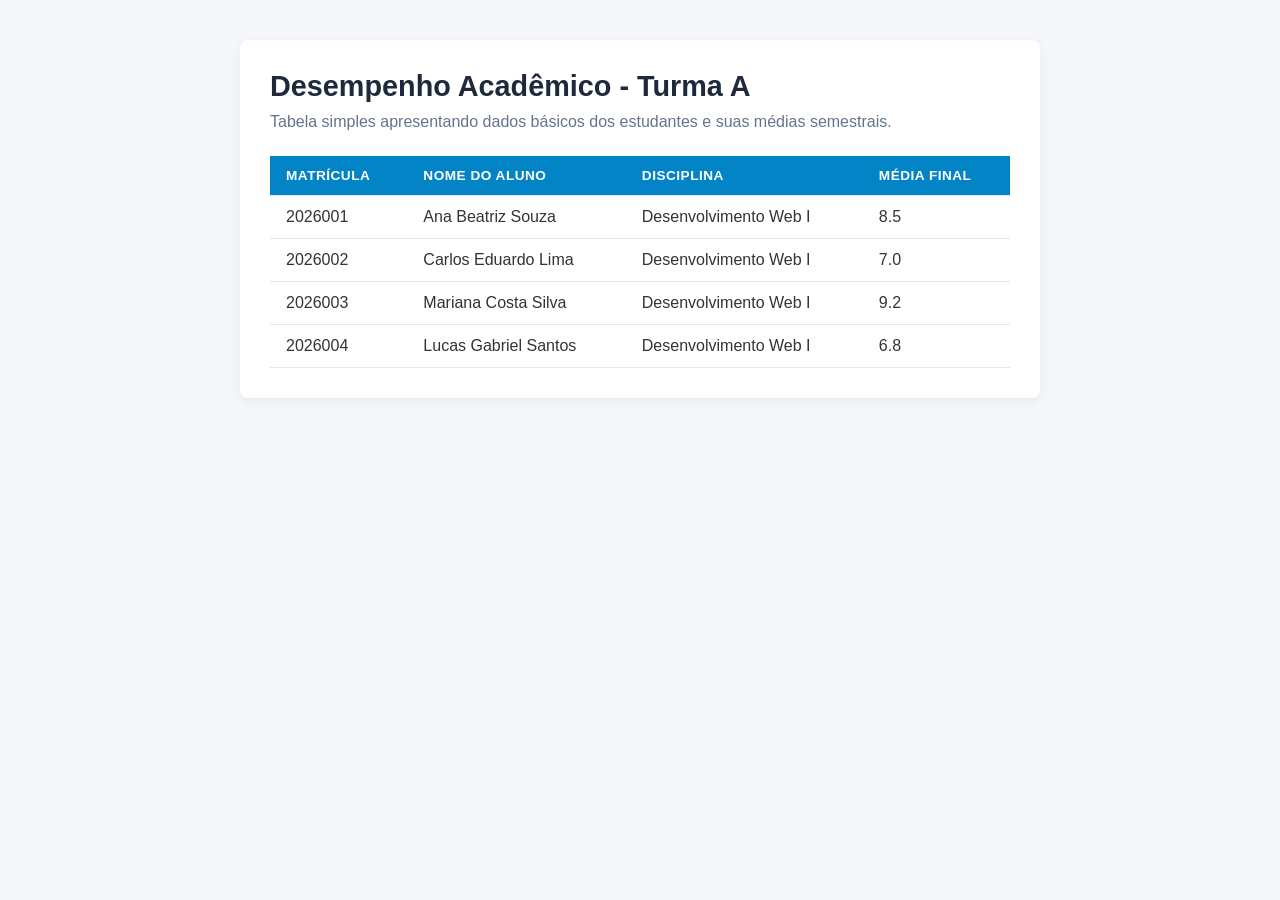
<file: 1MODULO/PW_1/ConteudosPassadosPeloProfessor/projeto-01-tabela-basica/index.html>
<!DOCTYPE html>
<html lang="pt-BR">
<head>
    <!-- Define o conjunto de caracteres como UTF-8 para suportar acentuação -->
    <meta charset="UTF-8">
    <!-- Torna a página responsiva para diferentes tamanhos de tela -->
    <meta name="viewport" content="width=device-width, initial-scale=1.0">
    <!-- Título exibido na aba do navegador -->
    <title>Projeto 1 - Tabela Básica de Alunos</title>
    <!-- Vincula a folha de estilos externa CSS -->
    <link rel="stylesheet" href="style.css">
</head>
<body>

    <!-- Contêiner principal para centralização e espaçamento do conteúdo -->
    <main class="container">
        <!-- Título principal da página -->
        <h1>Desempenho Acadêmico - Turma A</h1>
        <p>Tabela simples apresentando dados básicos dos estudantes e suas médias semestrais.</p>

        <!-- Elemento estrutural para tabelas de dados -->
        <table class="tabela-basica">
            <!-- Cabeçalho da tabela contendo os títulos das colunas -->
            <thead>
                <tr>
                    <!-- Célula de cabeçalho (th) com texto em negrito por padrão -->
                    <th>Matrícula</th>
                    <th>Nome do Aluno</th>
                    <th>Disciplina</th>
                    <th>Média Final</th>
                </tr>
            </thead>
            <!-- Corpo da tabela contendo as linhas de dados -->
            <tbody>
                <!-- Linha da tabela (tr) -->
                <tr>
                    <!-- Célula de dados padrão (td) -->
                    <td>2026001</td>
                    <td>Ana Beatriz Souza</td>
                    <td>Desenvolvimento Web I</td>
                    <td>8.5</td>
                </tr>
                <tr>
                    <td>2026002</td>
                    <td>Carlos Eduardo Lima</td>
                    <td>Desenvolvimento Web I</td>
                    <td>7.0</td>
                </tr>
                <tr>
                    <td>2026003</td>
                    <td>Mariana Costa Silva</td>
                    <td>Desenvolvimento Web I</td>
                    <td>9.2</td>
                </tr>
                <tr>
                    <td>2026004</td>
                    <td>Lucas Gabriel Santos</td>
                    <td>Desenvolvimento Web I</td>
                    <td>6.8</td>
                </tr>
            </tbody>
        </table>
    </main>

</body>
</html>
</file>
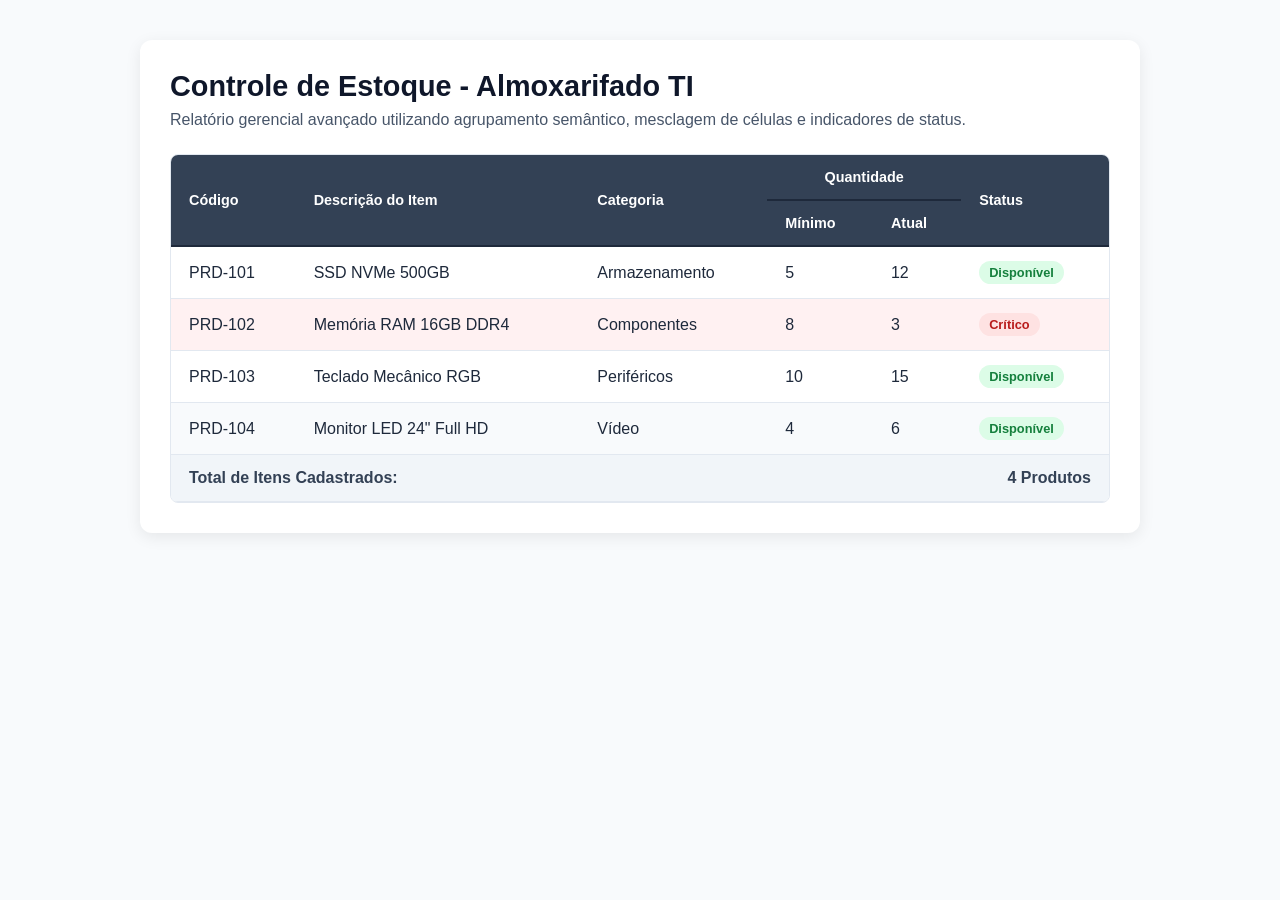
<file: 1MODULO/PW_1/ConteudosPassadosPeloProfessor/projeto-02-tabela-intermediaria/index.html>
<!DOCTYPE html>
<html lang="pt-BR">
<head>
    <meta charset="UTF-8">
    <meta name="viewport" content="width=device-width, initial-scale=1.0">
    <title>Projeto 2 - Controle de Estoque e Relatório</title>
    <link rel="stylesheet" href="style.css">
</head>
<body>

    <main class="container">
        <h1>Controle de Estoque - Almoxarifado TI</h1>
        <p>Relatório gerencial avançado utilizando agrupamento semântico, mesclagem de células e indicadores de status.</p>

        <!-- Contêiner responsivo para rolagem horizontal em telas pequenas -->
        <div class="table-responsive">
            <table class="tabela-intermediaria">
                <!-- Cabeçalho semântico da tabela -->
                <thead>
                    <tr>
                        <th rowspan="2">Código</th>
                        <th rowspan="2">Descrição do Item</th>
                        <th rowspan="2">Categoria</th>
                        <th colspan="2" class="text-center">Quantidade</th>
                        <th rowspan="2">Status</th>
                    </tr>
                    <tr>
                        <th>Mínimo</th>
                        <th>Atual</th>
                    </tr>
                </thead>

                <!-- Corpo da tabela contendo os registros de estoque -->
                <tbody>
                    <tr>
                        <td>PRD-101</td>
                        <td>SSD NVMe 500GB</td>
                        <td>Armazenamento</td>
                        <td>5</td>
                        <td>12</td>
                        <td><span class="badge disponivel">Disponível</span></td>
                    </tr>
                    <tr class="destaque-alerta">
                        <td>PRD-102</td>
                        <td>Memória RAM 16GB DDR4</td>
                        <td>Componentes</td>
                        <td>8</td>
                        <td>3</td>
                        <td><span class="badge critico">Crítico</span></td>
                    </tr>
                    <tr>
                        <td>PRD-103</td>
                        <td>Teclado Mecânico RGB</td>
                        <td>Periféricos</td>
                        <td>10</td>
                        <td>15</td>
                        <td><span class="badge disponivel">Disponível</span></td>
                    </tr>
                    <tr>
                        <td>PRD-104</td>
                        <td>Monitor LED 24" Full HD</td>
                        <td>Vídeo</td>
                        <td>4</td>
                        <td>6</td>
                        <td><span class="badge disponivel">Disponível</span></td>
                    </tr>
                </tbody>

                <!-- Rodapé semântico da tabela para sumários ou totais -->
                <tfoot>
                    <tr>
                        <!-- Utiliza colspan para mesclar colunas e alinhar o texto do rodapé -->
                        <td colspan="3">Total de Itens Cadastrados:</td>
                        <td colspan="3" class="text-right"><strong>4 Produtos</strong></td>
                    </tr>
                </tfoot>
            </table>
        </div>
    </main>

</body>
</html>
</file>
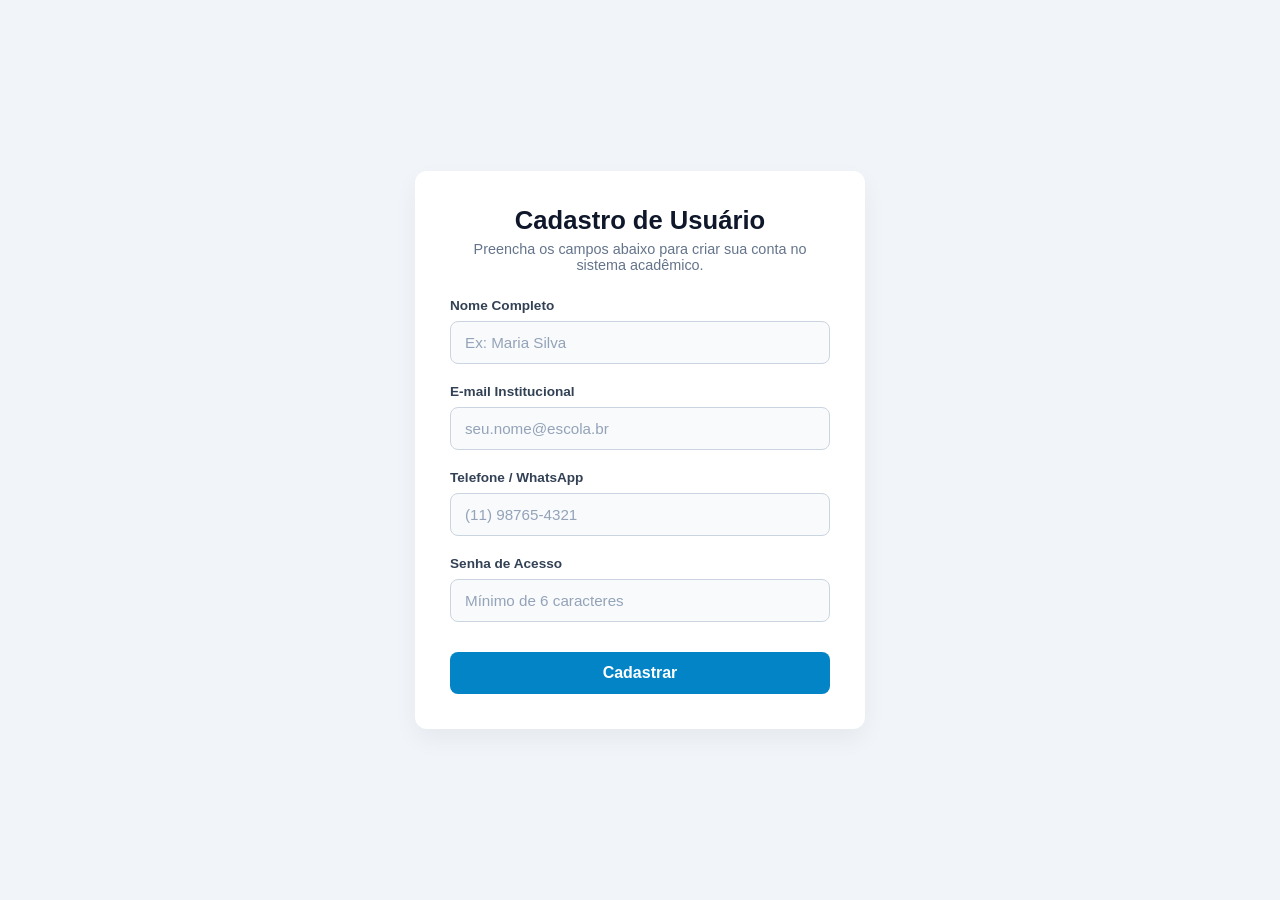
<file: 1MODULO/PW_1/ConteudosPassadosPeloProfessor/projeto-03-formulario-basico/index.html>
<!DOCTYPE html>
<html lang="pt-BR">
<head>
    <meta charset="UTF-8">
    <meta name="viewport" content="width=device-width, initial-scale=1.0">
    <title>Projeto 3 - Formulário Básico de Cadastro</title>
    <link rel="stylesheet" href="style.css">
</head>
<body>

    <main class="container">
        <!-- Cabeçalho do formulário -->
        <div class="form-header">
            <h1>Cadastro de Usuário</h1>
            <p>Preencha os campos abaixo para criar sua conta no sistema acadêmico.</p>
        </div>

        <!-- Elemento form encapsulando os controles de entrada -->
        <form action="#" method="POST" class="form-basico">
            
            <!-- Grupo de campo para Nome -->
            <div class="form-group">
                <label for="nome">Nome Completo</label>
                <!-- Input do tipo texto com preenchimento obrigatório (required) e texto explicativo (placeholder) -->
                <input type="text" id="nome" name="nome" placeholder="Ex: Maria Silva" required>
            </div>

            <!-- Grupo de campo para E-mail -->
            <div class="form-group">
                <label for="email">E-mail Institucional</label>
                <!-- Input do tipo email, validando nativamente o formato do endereço -->
                <input type="email" id="email" name="email" placeholder="seu.nome@escola.br" required>
            </div>

            <!-- Grupo de campo para Telefone -->
            <div class="form-group">
                <label for="telefone">Telefone / WhatsApp</label>
                <!-- Input do tipo tel para dispositivos móveis exibirem o teclado numérico adequado -->
                <input type="tel" id="telefone" name="telefone" placeholder="(11) 98765-4321" required>
            </div>

            <!-- Grupo de campo para Senha -->
            <div class="form-group">
                <label for="senha">Senha de Acesso</label>
                <!-- Input do tipo password ocultando os caracteres digitados -->
                <input type="password" id="senha" name="senha" placeholder="Mínimo de 6 caracteres" minlength="6" required>
            </div>

            <!-- Botão de submissão do formulário -->
            <button type="submit" class="btn-submit">Cadastrar</button>

        </form>
    </main>

</body>
</html>
</file>
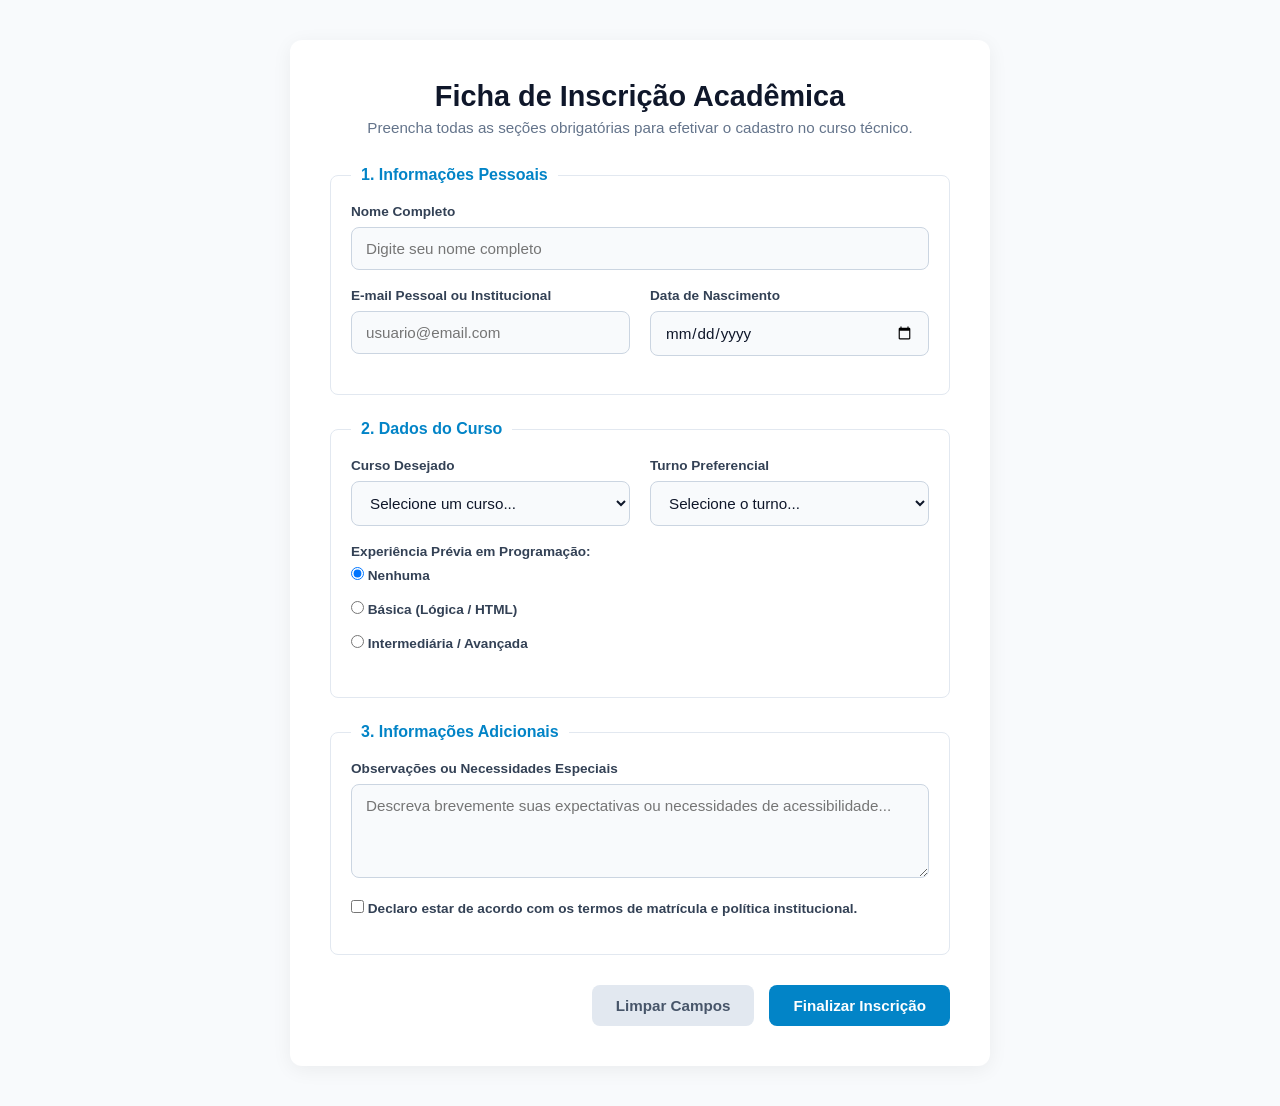
<file: 1MODULO/PW_1/ConteudosPassadosPeloProfessor/projeto-04-formulario-intermediario/index.html>
<!DOCTYPE html>
<html lang="pt-BR">
<head>
    <meta charset="UTF-8">
    <meta name="viewport" content="width=device-width, initial-scale=1.0">
    <title>Projeto 4 - Cadastro Completo de Aluno</title>
    <link rel="stylesheet" href="style.css">
</head>
<body>

    <main class="container">
        <div class="form-header">
            <h1>Ficha de Inscrição Acadêmica</h1>
            <p>Preencha todas as seções obrigatórias para efetivar o cadastro no curso técnico.</p>
        </div>

        <form action="#" method="POST" class="form-intermediario">
            
            <!-- Grupo Visual 1: Dados Pessoais -->
            <fieldset class="form-fieldset">
                <legend>1. Informações Pessoais</legend>

                <div class="form-group">
                    <label for="nome-completo">Nome Completo</label>
                    <input type="text" id="nome-completo" name="nome_completo" placeholder="Digite seu nome completo" required>
                </div>

                <div class="form-row">
                    <div class="form-group half">
                        <label for="email-aluno">E-mail Pessoal ou Institucional</label>
                        <input type="email" id="email-aluno" name="email_aluno" placeholder="usuario@email.com" required>
                    </div>

                    <div class="form-group half">
                        <label for="data-nasc">Data de Nascimento</label>
                        <input type="date" id="data-nasc" name="data_nascimento" required>
                    </div>
                </div>
            </fieldset>

            <!-- Grupo Visual 2: Dados Acadêmicos e Curso -->
            <fieldset class="form-fieldset">
                <legend>2. Dados do Curso</legend>

                <div class="form-row">
                    <div class="form-group half">
                        <label for="curso">Curso Desejado</label>
                        <!-- Elemento de seleção suspensa (select) -->
                        <select id="curso" name="curso" required>
                            <option value="" disabled selected>Selecione um curso...</option>
                            <option value="ds">Técnico em Desenvolvimento de Sistemas</option>
                            <option value="ti">Técnico em Informática para Internet</option>
                            <option value="adm">Técnico em Administração</option>
                        </select>
                    </div>

                    <div class="form-group half">
                        <label for="turno">Turno Preferencial</label>
                        <select id="turno" name="turno" required>
                            <option value="" disabled selected>Selecione o turno...</option>
                            <option value="manha">Manhã</option>
                            <option value="tarde">Tarde</option>
                            <option value="noite">Noite</option>
                        </select>
                    </div>
                </div>

                <!-- Grupo de opções de rádio (radio buttons) para seleção única -->
                <div class="form-group">
                    <label>Experiência Prévia em Programação:</label>
                    <div class="radio-group">
                        <label class="radio-label">
                            <input type="radio" name="experiencia" value="nenhuma" checked> Nenhuma
                        </label>
                        <label class="radio-label">
                            <input type="radio" name="experiencia" value="basica"> Básica (Lógica / HTML)
                        </label>
                        <label class="radio-label">
                            <input type="radio" name="experiencia" value="intermediaria"> Intermediária / Avançada
                        </label>
                    </div>
                </div>
            </fieldset>

            <!-- Grupo Visual 3: Observações e Termos -->
            <fieldset class="form-fieldset">
                <legend>3. Informações Adicionais</legend>

                <div class="form-group">
                    <label for="observacoes">Observações ou Necessidades Especiais</label>
                    <!-- Área de texto multilinha (textarea) -->
                    <textarea id="observacoes" name="observacoes" rows="4" placeholder="Descreva brevemente suas expectativas ou necessidades de acessibilidade..."></textarea>
                </div>

                <!-- Caixa de seleção (checkbox) para aceite de termos -->
                <div class="form-group checkbox-group">
                    <label class="checkbox-label">
                        <input type="checkbox" name="termos" required> Declaro estar de acordo com os termos de matrícula e política institucional.
                    </label>
                </div>
            </fieldset>

            <!-- Botões de Ação -->
            <div class="form-actions">
                <button type="reset" class="btn-secondary">Limpar Campos</button>
                <button type="submit" class="btn-primary">Finalizar Inscrição</button>
            </div>

        </form>
    </main>

</body>
</html>
</file>
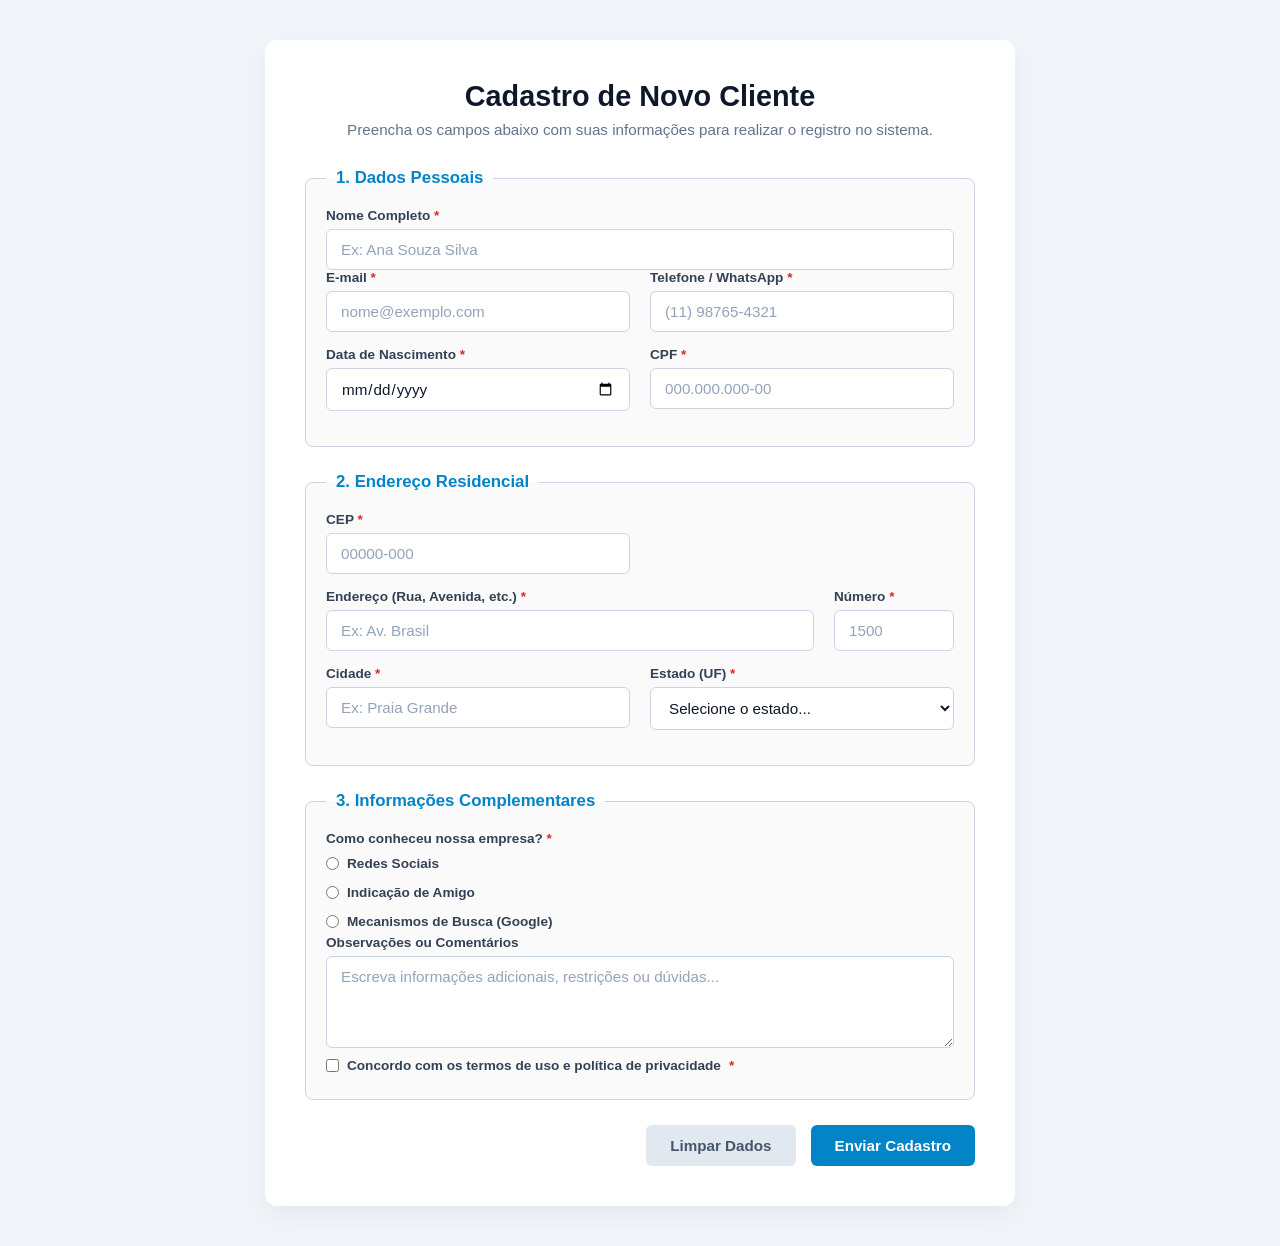
<file: 1MODULO/PW_1/ConteudosPassadosPeloProfessor/projeto-05-formulario-intermediario-cliente/index.html>
<!DOCTYPE html>
<html lang="pt-BR">
<head>
    <!-- Define a codificação de caracteres UTF-8 para suporte a acentuação -->
    <meta charset="UTF-8">
    <!-- Torna a página responsiva e adaptada para dispositivos móveis -->
    <meta name="viewport" content="width=device-width, initial-scale=1.0">
    <!-- Título da página exibido na aba do navegador -->
    <title>Cadastro Intermediário de Clientes</title>
    <!-- Vincula a folha de estilos externa CSS -->
    <link rel="stylesheet" href="style.css">
</head>
<body>

    <!-- Contêiner principal estrutural da página -->
    <main class="container-formulario">
        
        <!-- Cabeçalho descritivo do formulário -->
        <header class="form-header">
            <h1>Cadastro de Novo Cliente</h1>
            <p>Preencha os campos abaixo com suas informações para realizar o registro no sistema.</p>
        </header>

        <!-- Elemento form utilizando validações nativas e método POST -->
        <form action="#" method="POST" class="form-cadastro">

            <!-- Grupo 1: Informações Pessoais -->
            <fieldset class="form-fieldset">
                <legend>1. Dados Pessoais</legend>

                <!-- Campo Nome Completo -->
                <div class="form-group">
                    <label for="nome">Nome Completo <span class="obrigatorio">*</span></label>
                    <input type="text" id="nome" name="nome" placeholder="Ex: Ana Souza Silva" minlength="3" required>
                </div>

                <!-- Linha dupla para E-mail e Telefone -->
                <div class="form-row">
                    <!-- Campo E-mail com validação nativa de formato -->
                    <div class="form-group">
                        <label for="email">E-mail <span class="obrigatorio">*</span></label>
                        <input type="email" id="email" name="email" placeholder="nome@exemplo.com" required>
                    </div>

                    <!-- Campo Telefone com validação de padrão (pattern) brasileiro -->
                    <div class="form-group">
                        <label for="telefone">Telefone / WhatsApp <span class="obrigatorio">*</span></label>
                        <input type="tel" id="telefone" name="telefone" placeholder="(11) 98765-4321" pattern="\([0-9]{2}\)\s[0-9]{4,5}-[0-9]{4}" title="Formato esperado: (XX) 9XXXX-XXXX" required>
                    </div>
                </div>

                <!-- Linha dupla para Data de Nascimento e CPF -->
                <div class="form-row">
                    <!-- Campo Data -->
                    <div class="form-group">
                        <label for="nascimento">Data de Nascimento <span class="obrigatorio">*</span></label>
                        <input type="date" id="nascimento" name="nascimento" required>
                    </div>

                    <!-- Campo CPF com padrão numérico -->
                    <div class="form-group">
                        <label for="cpf">CPF <span class="obrigatorio">*</span></label>
                        <input type="text" id="cpf" name="cpf" placeholder="000.000.000-00" pattern="[0-9]{3}\.[0-9]{3}\.[0-9]{3}-[0-9]{2}" title="Formato esperado: 000.000.000-00" required>
                    </div>
                </div>
            </fieldset>


            <!-- Grupo 2: Endereço -->
            <fieldset class="form-fieldset">
                <legend>2. Endereço Residencial</legend>

                <!-- Campo CEP com padrão de 8 dígitos -->
                <div class="form-row">
                    <div class="form-group half">
                        <label for="cep">CEP <span class="obrigatorio">*</span></label>
                        <input type="text" id="cep" name="cep" placeholder="00000-000" pattern="[0-9]{5}-[0-9]{3}" title="Formato esperado: 00000-000" required>
                    </div>
                    <div class="form-group">
                        <!-- Espaçamento estrutural vazio para manter o alinhamento do grid -->
                    </div>
                </div>

                <!-- Campo Logradouro e Número -->
                <div class="form-row">
                    <div class="form-group flex-grow">
                        <label for="endereco">Endereço (Rua, Avenida, etc.) <span class="obrigatorio">*</span></label>
                        <input type="text" id="endereco" name="endereco" placeholder="Ex: Av. Brasil" required>
                    </div>

                    <div class="form-group numero-width">
                        <label for="numero">Número <span class="obrigatorio">*</span></label>
                        <input type="number" id="numero" name="numero" placeholder="1500" min="1" required>
                    </div>
                </div>

                <!-- Campo Cidade e Estado -->
                <div class="form-row">
                    <div class="form-group">
                        <label for="cidade">Cidade <span class="obrigatorio">*</span></label>
                        <input type="text" id="cidade" name="cidade" placeholder="Ex: Praia Grande" required>
                    </div>

                    <div class="form-group">
                        <label for="estado">Estado (UF) <span class="obrigatorio">*</span></label>
                        <!-- Seleção suspensa (select) -->
                        <select id="estado" name="estado" required>
                            <option value="" disabled selected>Selecione o estado...</option>
                            <option value="SP">São Paulo (SP)</option>
                            <option value="RJ">Rio de Janeiro (RJ)</option>
                            <option value="MG">Minas Gerais (MG)</option>
                            <option value="RS">Rio Grande do Sul (RS)</option>
                            <option value="PR">Paraná (PR)</option>
                            <option value="OUTROS">Outros</option>
                        </select>
                    </div>
                </div>
            </fieldset>


            <!-- Grupo 3: Preferências e Observações -->
            <fieldset class="form-fieldset">
                <legend>3. Informações Complementares</legend>

                <!-- Grupo de Rádio (Seleção Única) -->
                <div class="form-group">
                    <label>Como conheceu nossa empresa? <span class="obrigatorio">*</span></label>
                    <div class="radio-container">
                        <label class="radio-label">
                            <input type="radio" name="origem" value="redes-sociais" required> Redes Sociais
                        </label>
                        <label class="radio-label">
                            <input type="radio" name="origem" value="indicacao"> Indicação de Amigo
                        </label>
                        <label class="radio-label">
                            <input type="radio" name="origem" value="busca"> Mecanismos de Busca (Google)
                        </label>
                    </div>
                </div>

                <!-- Campo Textarea (Área de Texto Multilinha) -->
                <div class="form-group">
                    <label for="observacoes">Observações ou Comentários</label>
                    <textarea id="observacoes" name="observacoes" rows="4" placeholder="Escreva informações adicionais, restrições ou dúvidas..."></textarea>
                </div>

                <!-- Caixa de Seleção (Checkbox) obrigatória -->
                <div class="form-group checkbox-group">
                    <label class="checkbox-label">
                        <input type="checkbox" name="termos" required> Concordo com os termos de uso e política de privacidade <span class="obrigatorio">*</span>
                    </label>
                </div>
            </fieldset>


            <!-- Botões de Ação do Formulário -->
            <div class="form-actions">
                <!-- Botão de limpar campos -->
                <button type="reset" class="btn-secondary">Limpar Dados</button>
                <!-- Botão de envio disparando as validações nativas do HTML -->
                <button type="submit" class="btn-primary">Enviar Cadastro</button>
            </div>

        </form>
    </main>

</body>
</html>
</file>
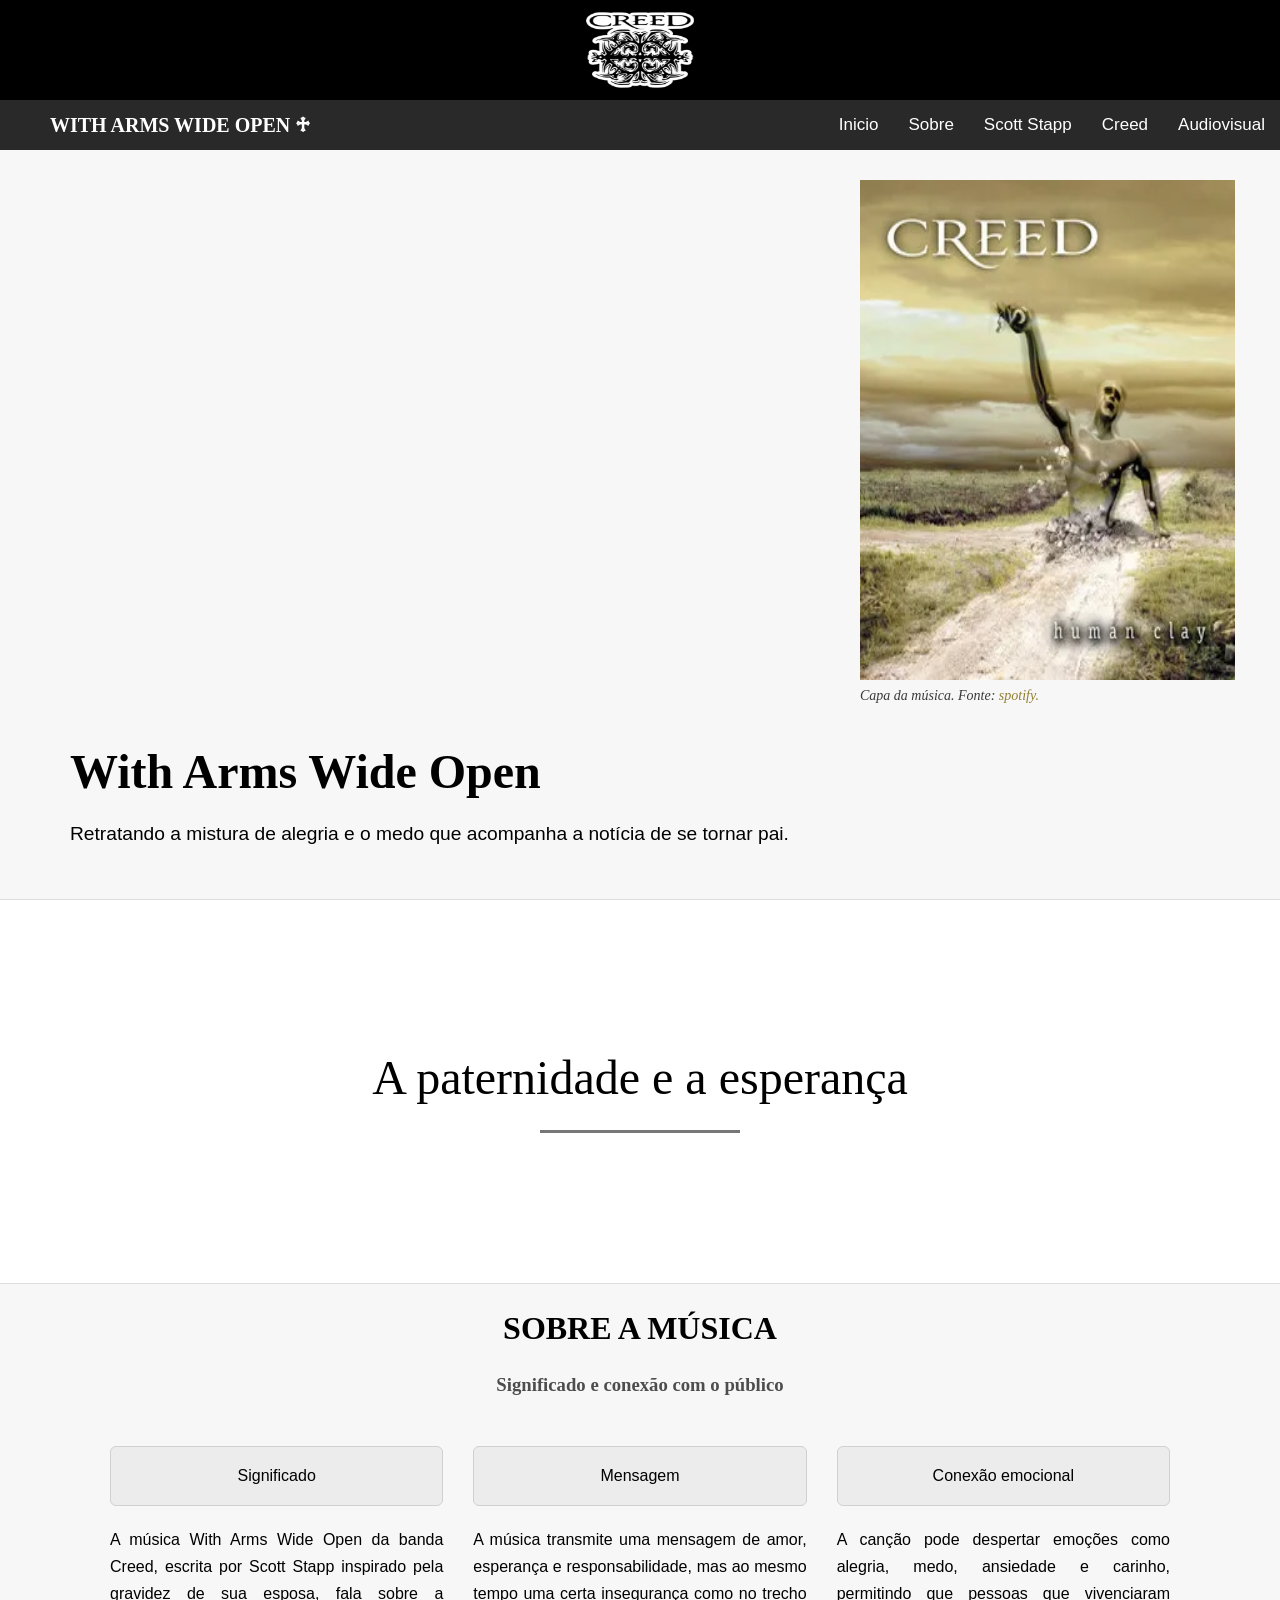
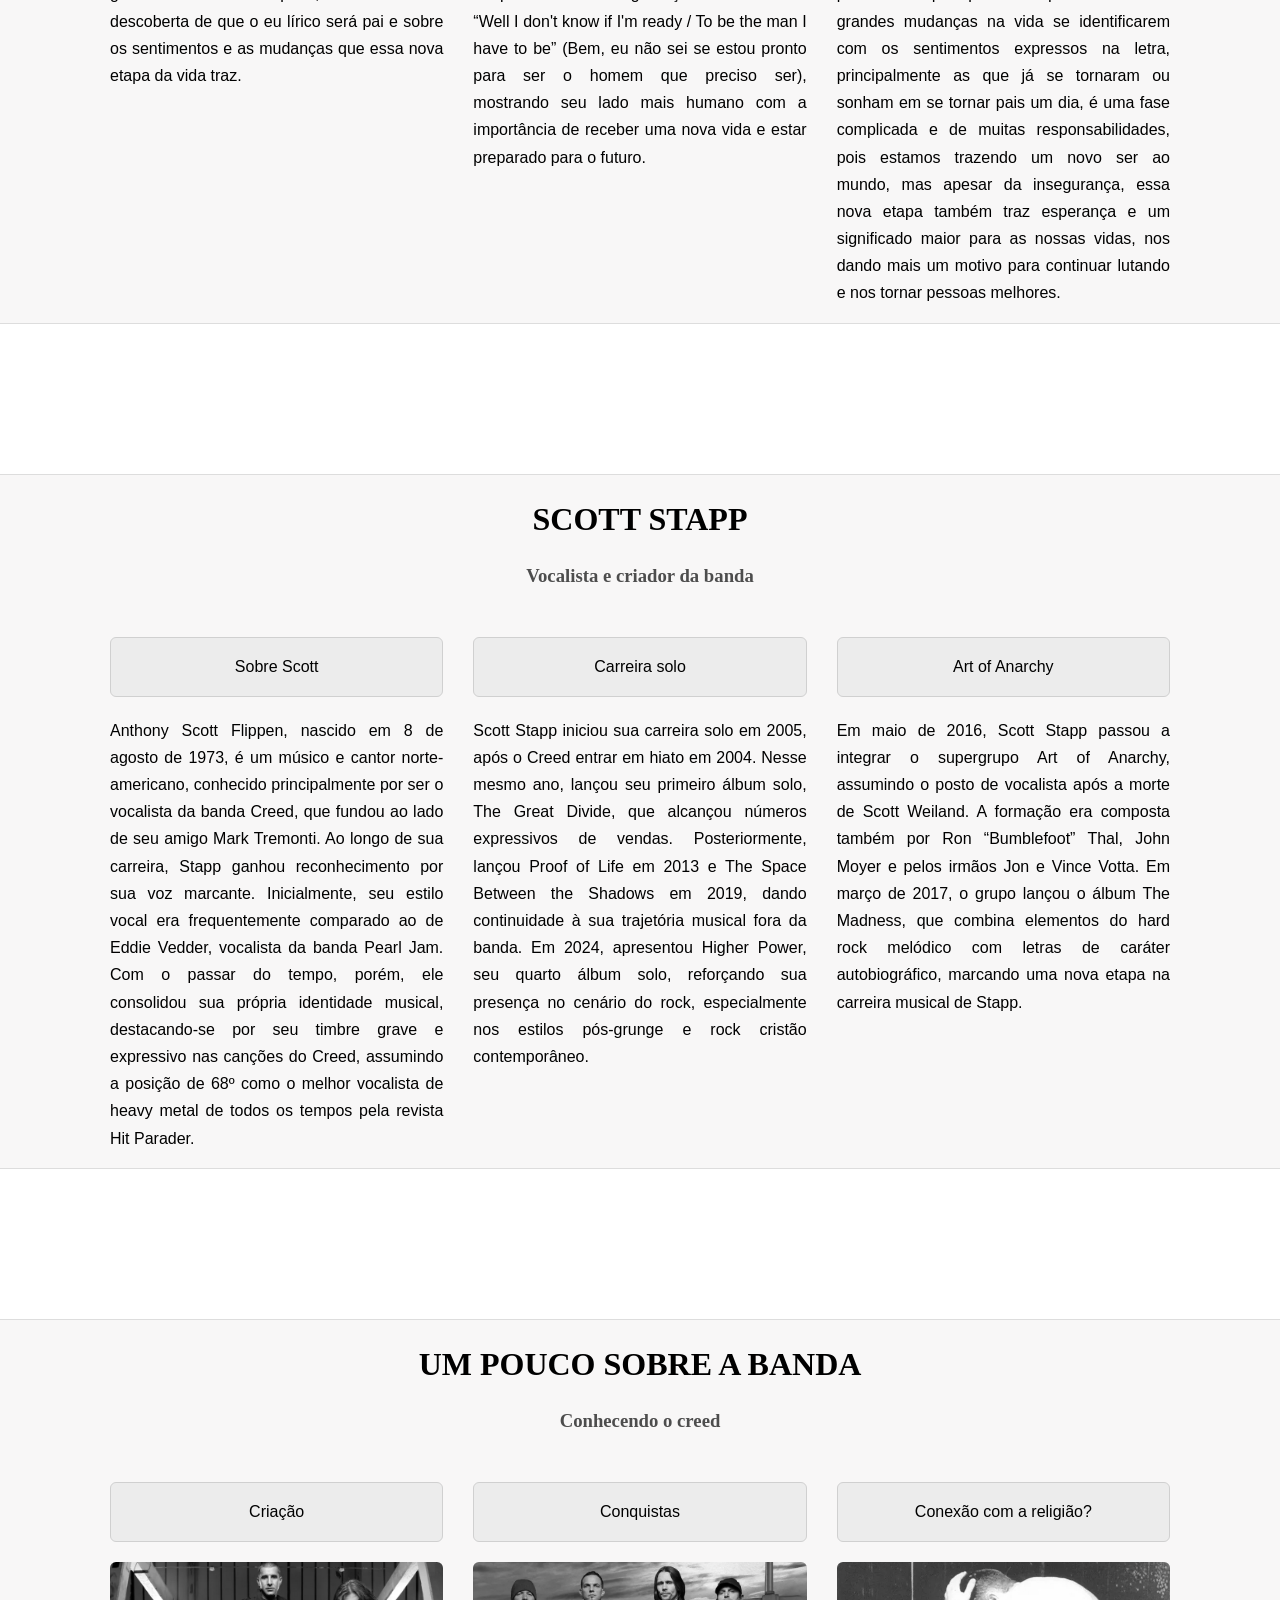
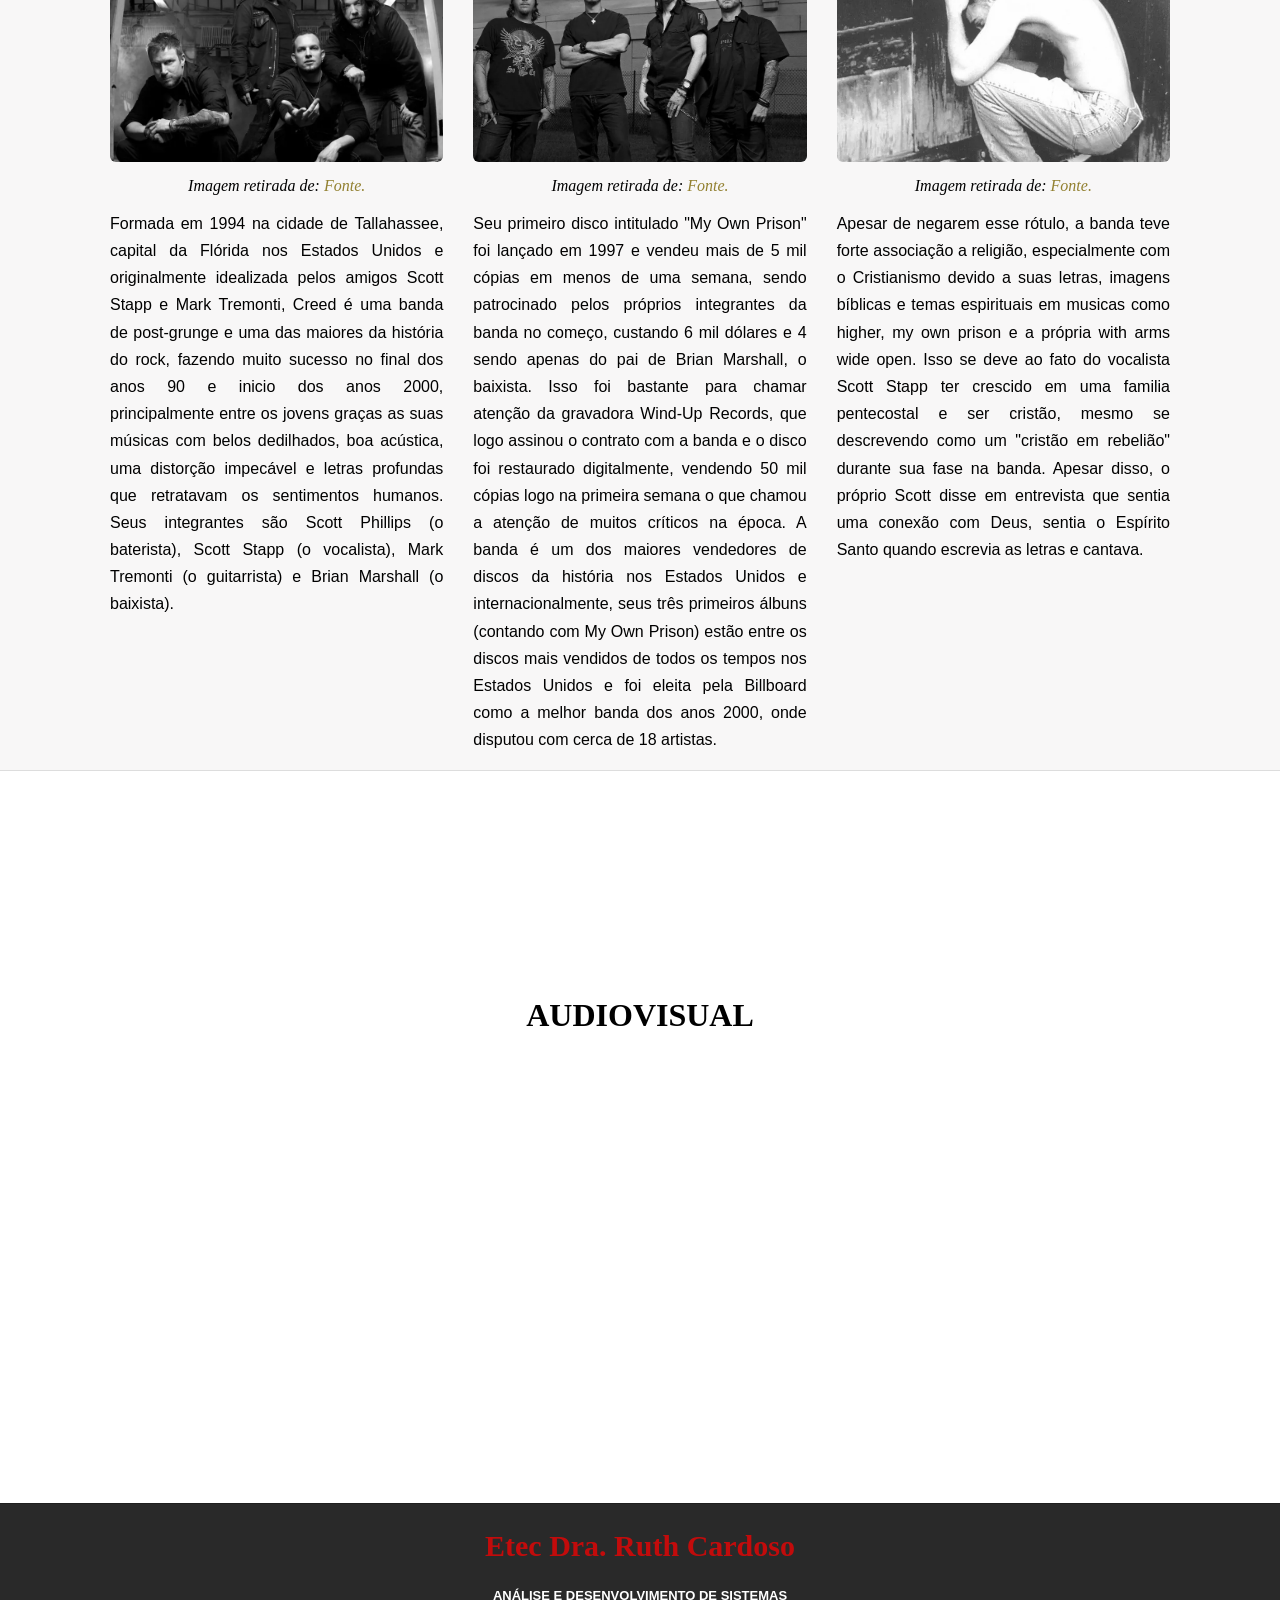
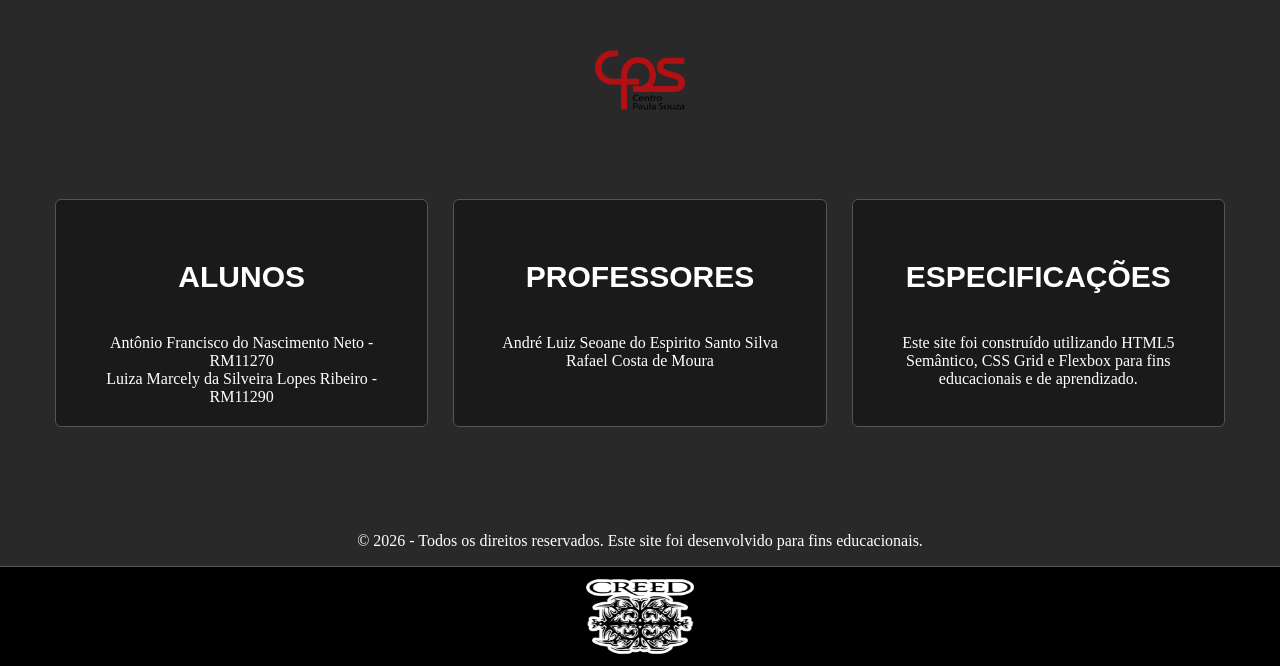
<file: 1MODULO/PW_1/TRABALHOS/Antonio_Luiza_With Arms Wide Open/creed.html>
<!doctype html>
<html lang="pt-br">
  <head>
    <meta charset="UTF-8" />
    <meta name="viewport" content="width=device-width, initial-scale=1.0" />
    <title>With Arms Wide Open - Atividade</title>
    <link rel="stylesheet" href="css/creed.css" />
  </head>
  <body>
    <header>
      <div class="logo-container">
        <img
          class="logo-banda"
          src="img/Logo/Logo banda creed.webp"
          alt="Logo da banda"
        />
      </div>
      <nav>
        <span class="musica-tema"
          ><a
            href="https://open.spotify.com/intl-pt/track/0eKyHwckh9vQb8ncZ2DXCs"
            target="_blank"
          >
            WITH ARMS WIDE OPEN ♱ ⠀</a
          ></span
        >
        <ul class="menu">
          <li><a href="#inicio">Inicio</a></li>
          <li><a href="#sobre">Sobre</a></li>
          <li><a href="#scott-stapp">Scott Stapp</a></li>
          <li><a href="#creed">Creed</a></li>
          <li><a href="#audiovisual">Audiovisual</a></li>
        </ul>
      </nav>

      <div class="inicio-grid">
        <figure class="foto-musica">
          <img src="img/Inicio/Foto da música.webp" alt="Foto da música" />

          <figcaption>
            Capa da música. Fonte:
            <a
              href="https://open.spotify.com/intl-pt/track/6EDU9ScTBdGnX92Fg05tbm"
              target="_blank"
            >
              spotify.
            </a>
          </figcaption>
        </figure>

        <div class="texto-inicial">
          <h1>With Arms Wide Open</h1>
          <p>
            Retratando a mistura de alegria e o medo que acompanha a notícia de
            se tornar pai.
          </p>
        </div>
      </div>
    </header>

    <main>
      <section id="inicio">
        <h2>A paternidade e a esperança</h2>
      </section>

      <section id="sobre">
        <h2>SOBRE A MÚSICA</h2>
        <h3>Significado e conexão com o público</h3>

        <div class="secao">
          <div class="topico">
            <h4>Significado</h4>
            <p>
              A música With Arms Wide Open da banda Creed, escrita por Scott
              Stapp inspirado pela gravidez de sua esposa, fala sobre a
              descoberta de que o eu lírico será pai e sobre os sentimentos e as
              mudanças que essa nova etapa da vida traz.
            </p>
          </div>

          <div class="topico">
            <h4>Mensagem</h4>
            <p>
              A música transmite uma mensagem de amor, esperança e
              responsabilidade, mas ao mesmo tempo uma certa insegurança como no
              trecho “Well I don't know if I'm ready / To be the man I have to
              be” (Bem, eu não sei se estou pronto para ser o homem que preciso
              ser), mostrando seu lado mais humano com a importância de receber
              uma nova vida e estar preparado para o futuro.
            </p>
          </div>

          <div class="topico">
            <h4>Conexão emocional</h4>
            <p>
              A canção pode despertar emoções como alegria, medo, ansiedade e
              carinho, permitindo que pessoas que vivenciaram grandes mudanças
              na vida se identificarem com os sentimentos expressos na letra,
              principalmente as que já se tornaram ou sonham em se tornar pais
              um dia, é uma fase complicada e de muitas responsabilidades, pois
              estamos trazendo um novo ser ao mundo, mas apesar da insegurança,
              essa nova etapa também traz esperança e um significado maior para
              as nossas vidas, nos dando mais um motivo para continuar lutando e
              nos tornar pessoas melhores.
            </p>
          </div>
        </div>
      </section>

      <section id="scott-stapp">
        <h2>SCOTT STAPP</h2>
        <h3>Vocalista e criador da banda</h3>

        <div class="secao">
          <div class="topico">
            <h4>Sobre Scott</h4>
            <p>
              Anthony Scott Flippen, nascido em 8 de agosto de 1973, é um músico
              e cantor norte-americano, conhecido principalmente por ser o
              vocalista da banda Creed, que fundou ao lado de seu amigo Mark
              Tremonti. Ao longo de sua carreira, Stapp ganhou reconhecimento
              por sua voz marcante. Inicialmente, seu estilo vocal era
              frequentemente comparado ao de Eddie Vedder, vocalista da banda
              Pearl Jam. Com o passar do tempo, porém, ele consolidou sua
              própria identidade musical, destacando-se por seu timbre grave e
              expressivo nas canções do Creed, assumindo a posição de 68º como o
              melhor vocalista de heavy metal de todos os tempos pela revista
              Hit Parader.
            </p>
          </div>

          <div class="topico">
            <h4>Carreira solo</h4>
            <p>
              Scott Stapp iniciou sua carreira solo em 2005, após o Creed entrar
              em hiato em 2004. Nesse mesmo ano, lançou seu primeiro álbum solo,
              The Great Divide, que alcançou números expressivos de vendas.
              Posteriormente, lançou Proof of Life em 2013 e The Space Between
              the Shadows em 2019, dando continuidade à sua trajetória musical
              fora da banda. Em 2024, apresentou Higher Power, seu quarto álbum
              solo, reforçando sua presença no cenário do rock, especialmente
              nos estilos pós-grunge e rock cristão contemporâneo.
            </p>
          </div>

          <div class="topico">
            <h4>Art of Anarchy</h4>
            <p>
              Em maio de 2016, Scott Stapp passou a integrar o supergrupo Art of
              Anarchy, assumindo o posto de vocalista após a morte de Scott
              Weiland. A formação era composta também por Ron “Bumblefoot” Thal,
              John Moyer e pelos irmãos Jon e Vince Votta. Em março de 2017, o
              grupo lançou o álbum The Madness, que combina elementos do hard
              rock melódico com letras de caráter autobiográfico, marcando uma
              nova etapa na carreira musical de Stapp.
            </p>
          </div>
        </div>
      </section>

      <section id="creed">
        <h2>UM POUCO SOBRE A BANDA</h2>
        <h3>Conhecendo o creed</h3>

        <div class="secao">
          <div class="topico">
            <h4>Criação</h4>
            <figure>
              <img src="img/Creed/Criacao.webp" alt="Integrantes" />
              <figcaption>
                Imagem retirada de:
                <a
                  href="https://wallpapercat.com/creed-band-wallpapers"
                  target="_blank"
                  >Fonte.</a
                >
              </figcaption>
            </figure>
            <p>
              Formada em 1994 na cidade de Tallahassee, capital da Flórida nos
              Estados Unidos e originalmente idealizada pelos amigos Scott Stapp
              e Mark Tremonti, Creed é uma banda de post-grunge e uma das
              maiores da história do rock, fazendo muito sucesso no final dos
              anos 90 e inicio dos anos 2000, principalmente entre os jovens
              graças as suas músicas com belos dedilhados, boa acústica, uma
              distorção impecável e letras profundas que retratavam os
              sentimentos humanos. Seus integrantes são Scott Phillips (o
              baterista), Scott Stapp (o vocalista), Mark Tremonti (o
              guitarrista) e Brian Marshall (o baixista).
            </p>
          </div>

          <div class="topico">
            <h4>Conquistas</h4>
            <figure>
              <img src="img/Creed/Conquista.webp" />
              <figcaption>
                Imagem retirada de:
                <a
                  href="https://rollingstone.com.br/musica/a-forma-simples-como-ex-membros-do-creed-criaram-o-alter-bridge/"
                  target="_blank"
                  >Fonte.</a
                >
              </figcaption>
            </figure>
            <p>
              Seu primeiro disco intitulado "My Own Prison" foi lançado em 1997
              e vendeu mais de 5 mil cópias em menos de uma semana, sendo
              patrocinado pelos próprios integrantes da banda no começo,
              custando 6 mil dólares e 4 sendo apenas do pai de Brian Marshall,
              o baixista. Isso foi bastante para chamar atenção da gravadora
              Wind-Up Records, que logo assinou o contrato com a banda e o disco
              foi restaurado digitalmente, vendendo 50 mil cópias logo na
              primeira semana o que chamou a atenção de muitos críticos na
              época. A banda é um dos maiores vendedores de discos da história
              nos Estados Unidos e internacionalmente, seus três primeiros
              álbuns (contando com My Own Prison) estão entre os discos mais
              vendidos de todos os tempos nos Estados Unidos e foi eleita pela
              Billboard como a melhor banda dos anos 2000, onde disputou com
              cerca de 18 artistas.
            </p>
          </div>

          <div class="topico">
            <h4>Conexão com a religião?</h4>
            <figure>
              <img src="img/Creed/Conexao.webp" />
              <figcaption>
                Imagem retirada de:
                <a
                  href="https://gospelmais.com/musica/artistas/creed/my-own-prison"
                  target="_blank"
                  >Fonte.</a
                >
              </figcaption>
            </figure>
            <p>
              Apesar de negarem esse rótulo, a banda teve forte associação a
              religião, especialmente com o Cristianismo devido a suas letras,
              imagens bíblicas e temas espirituais em musicas como higher, my
              own prison e a própria with arms wide open. Isso se deve ao fato
              do vocalista Scott Stapp ter crescido em uma familia pentecostal e
              ser cristão, mesmo se descrevendo como um "cristão em rebelião"
              durante sua fase na banda. Apesar disso, o próprio Scott disse em
              entrevista que sentia uma conexão com Deus, sentia o Espírito
              Santo quando escrevia as letras e cantava.
            </p>
          </div>
        </div>
      </section>

      <section id="audiovisual">
        <h2>AUDIOVISUAL</h2>

        <div class="video">
          <iframe
            width="560"
            height="315"
            src="https://www.youtube.com/embed/99j0zLuNhi8?si=4k0XcIFLs0Wa4Qwx"
            title="YouTube video player"
            frameborder="0"
            allow="
              accelerometer;
              autoplay;
              clipboard-write;
              encrypted-media;
              gyroscope;
              picture-in-picture;
              web-share;
            "
            referrerpolicy="strict-origin-when-cross-origin"
            allowfullscreen
          ></iframe>
        </div>
      </section>
    </main>

    <footer>
      <div class="etec-ads">
        <h2>
          <a
            href="https://www.cps.sp.gov.br/etecs/etec-dra-ruth-cardoso/"
            target="_blank"
            >Etec Dra. Ruth Cardoso</a
          >
        </h2>

        <h3>
          <a
            href="https://www.cps.sp.gov.br/cursos-etec/desenvolvimento-de-sistemas/"
            target="_blank"
          >
            ANÁLISE E DESENVOLVIMENTO DE SISTEMAS</a
          >
        </h3>

        <a
          href="https://www.cps.sp.gov.br/etecs/etec-dra-ruth-cardoso/"
          target="_blank"
        >
          <img
            class="logo-cps"
            src="img/Logo/Logo_CPS.webp"
            alt="Logo Centro Paula Souza"
            width="100"
          />
        </a>
      </div>

      <div class="informacoes-finais">
        <div>
          <h4>ALUNOS</h4>
          <li>Antônio Francisco do Nascimento Neto - RM11270</li>
          <li>Luiza Marcely da Silveira Lopes Ribeiro - RM11290</li>
        </div>

        <div>
          <h4>PROFESSORES</h4>
          <li>André Luiz Seoane do Espirito Santo Silva</li>
          <li>Rafael Costa de Moura</li>
        </div>

        <div>
          <h4>ESPECIFICAÇÕES</h4>
          <p>
            Este site foi construído utilizando HTML5 Semântico, CSS Grid e
            Flexbox para fins educacionais e de aprendizado.
          </p>
        </div>
      </div>

      <p class="direitos">
        © 2026 - Todos os direitos reservados. Este site foi desenvolvido para
        fins educacionais.
      </p>
      <div class="logo-container">
        <img
          class="logo-banda"
          src="img/Logo/Logo banda creed.webp"
          alt="Logo da banda"
        />
      </div>
    </footer>
  </body>
</html>
</file>
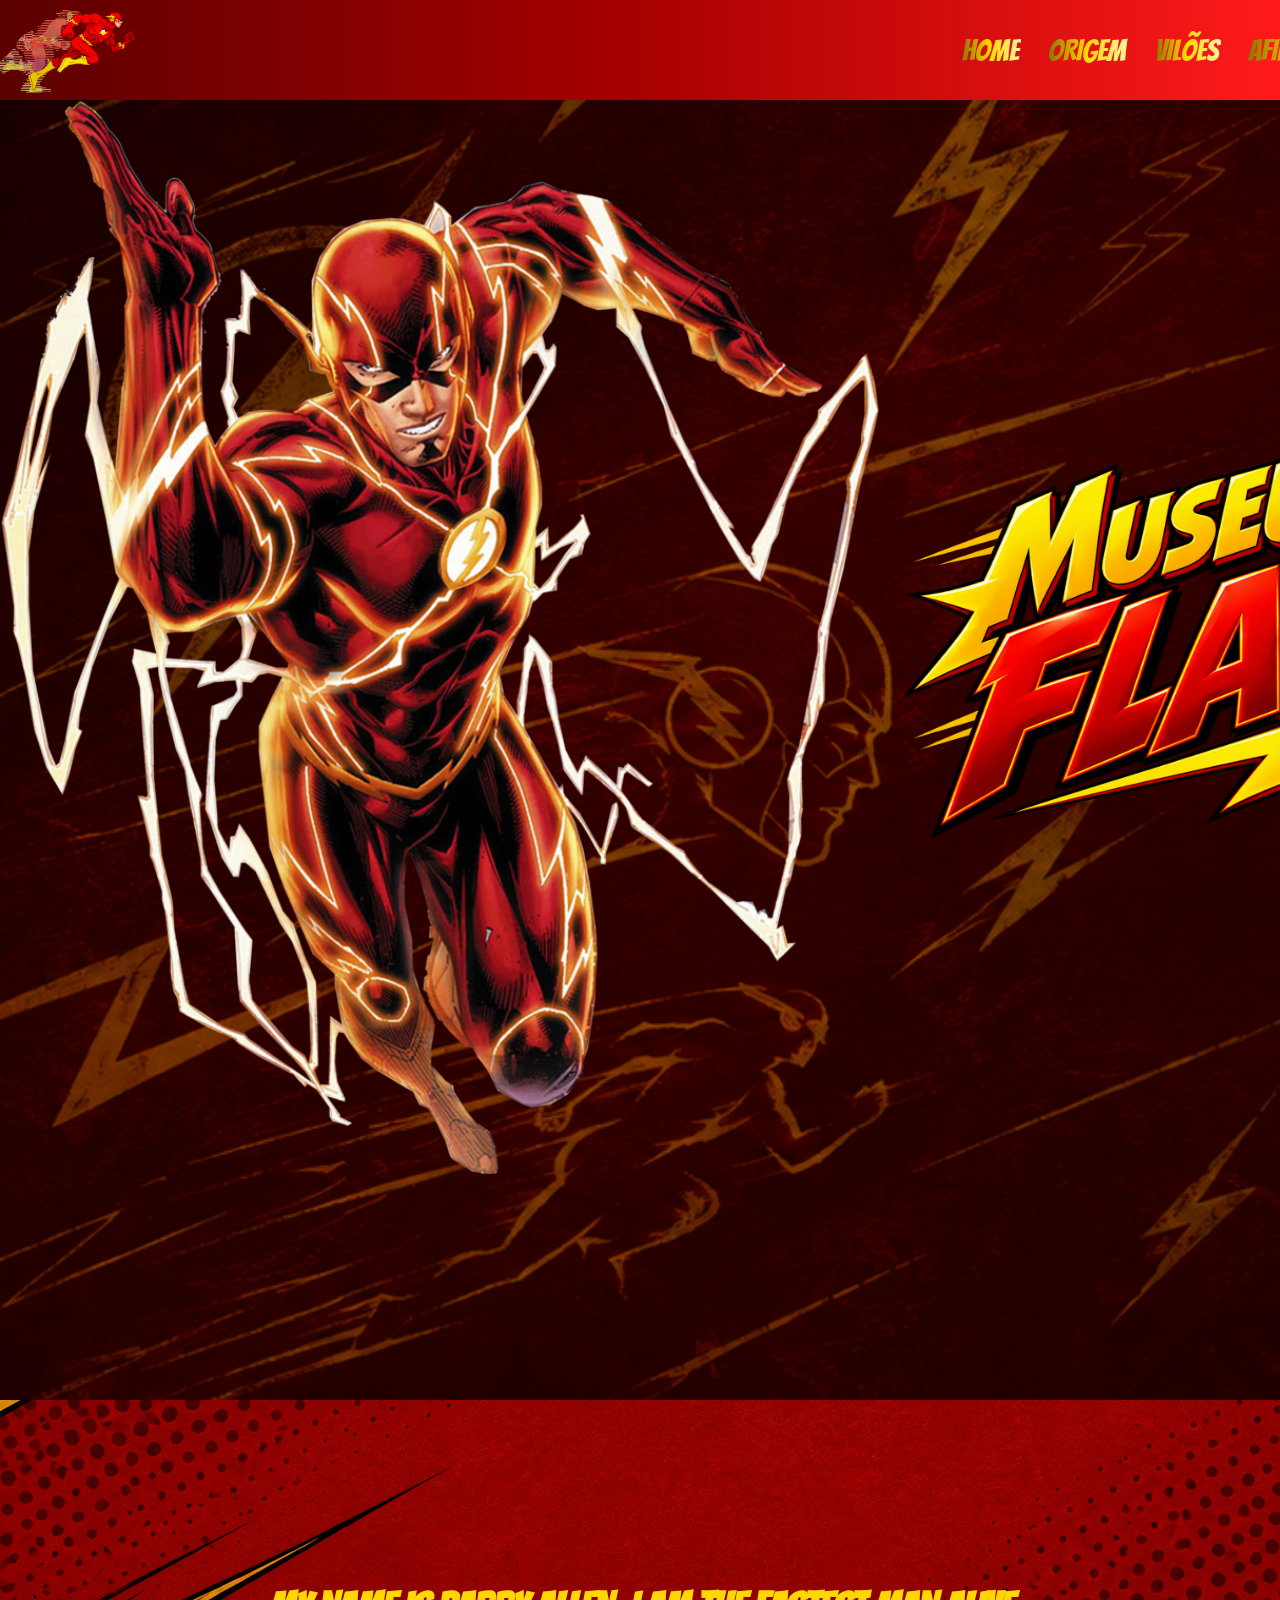
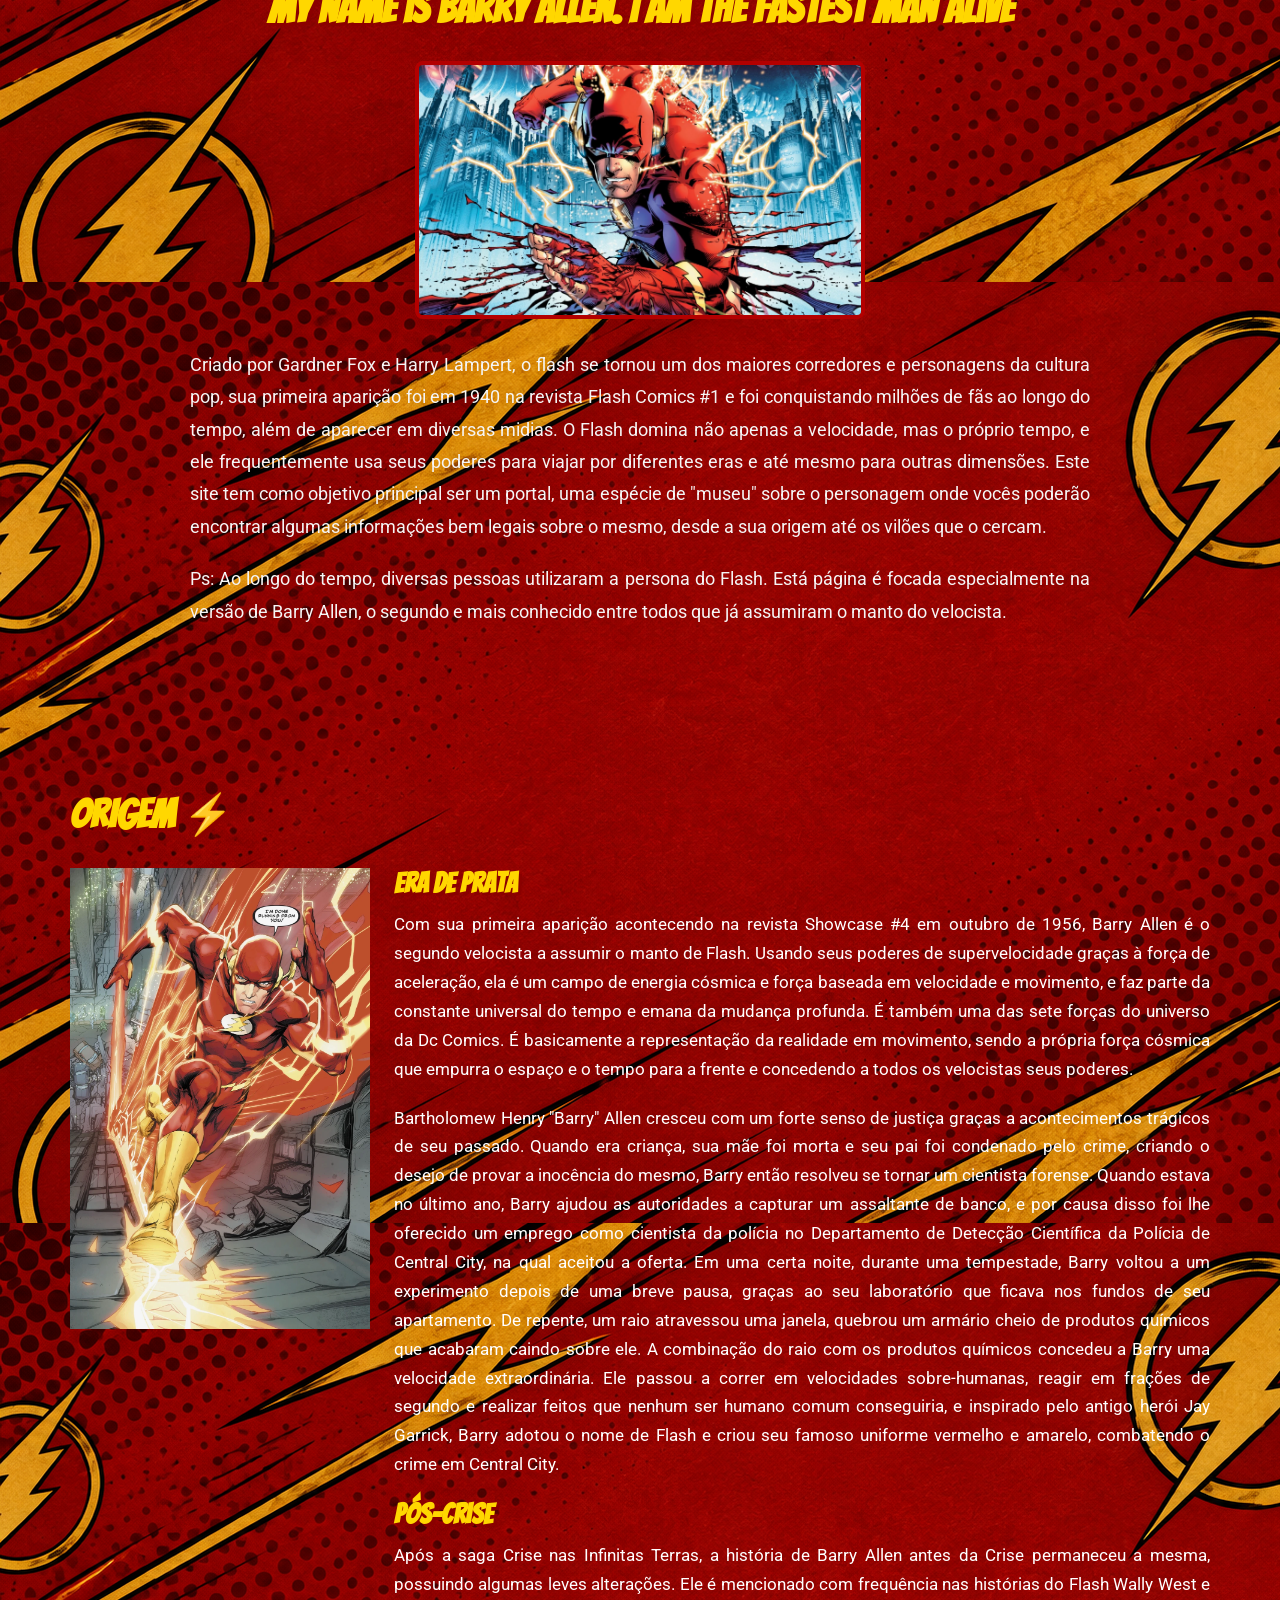
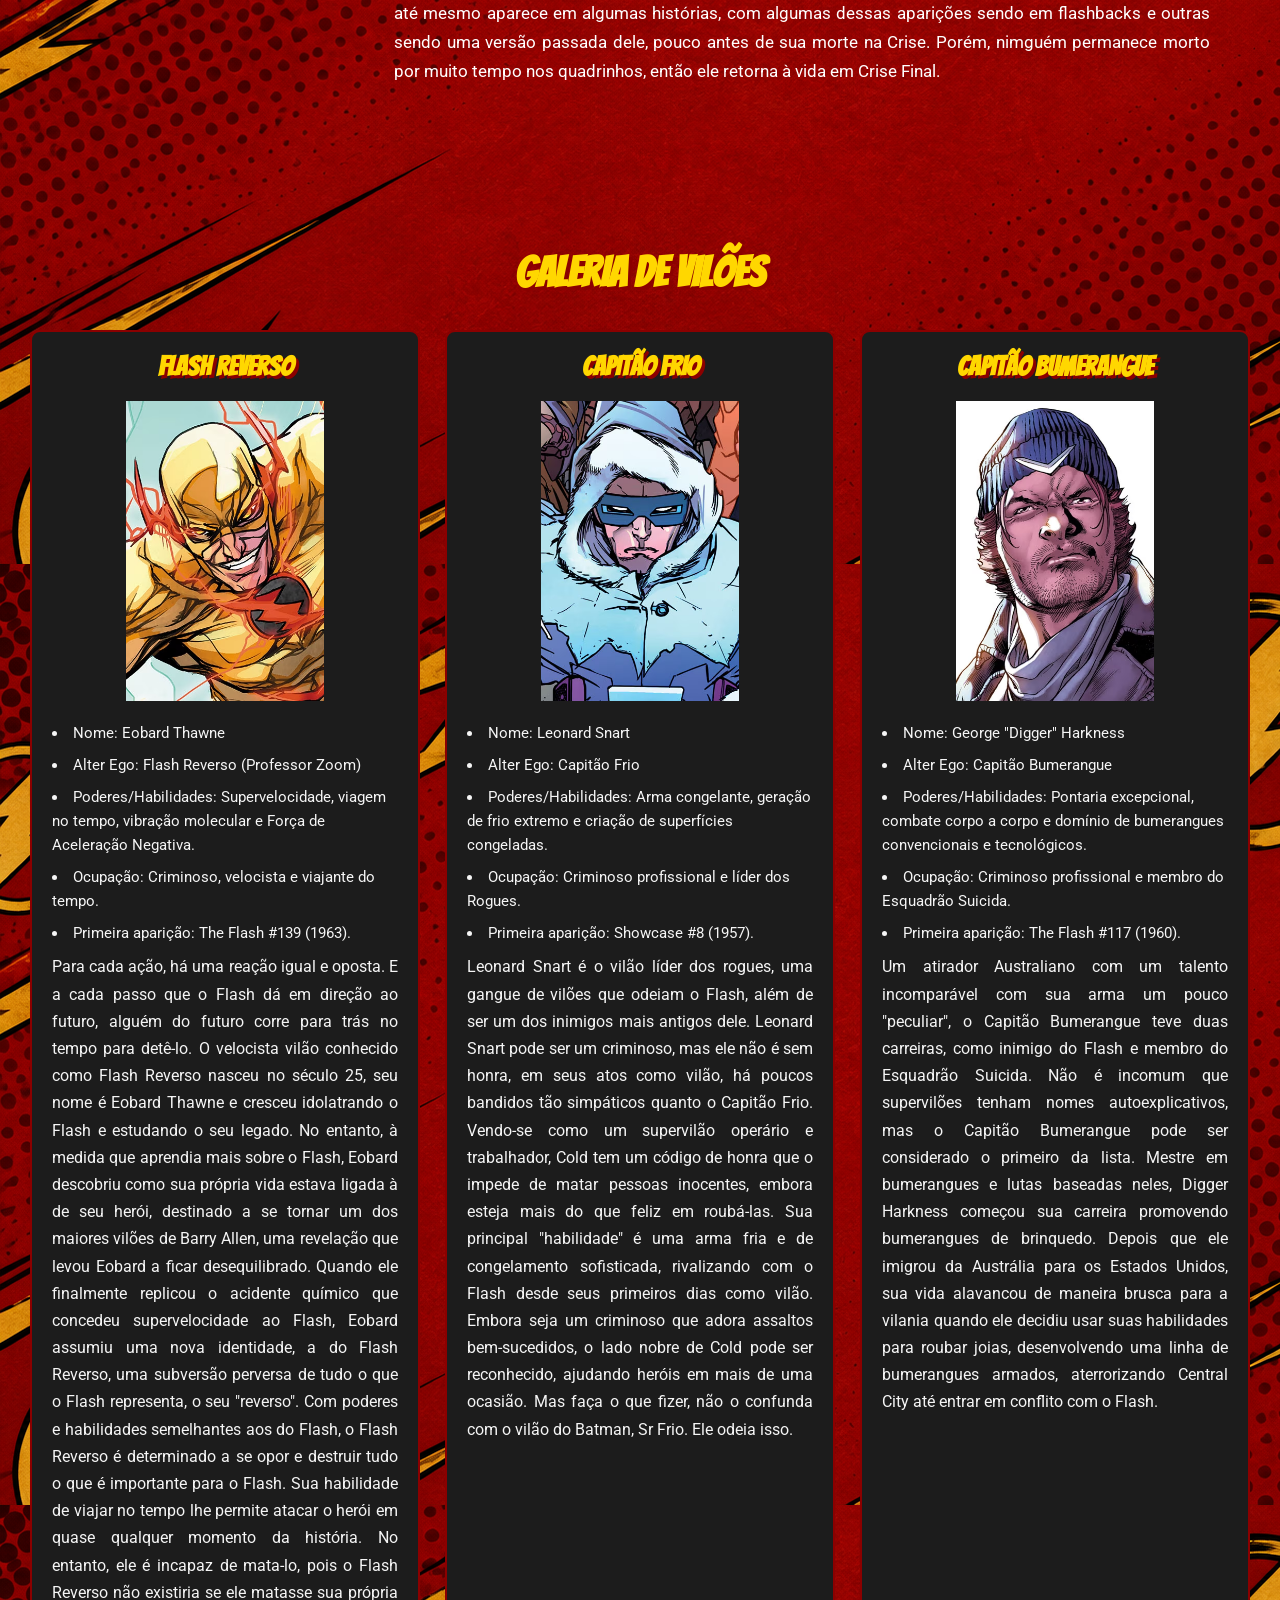
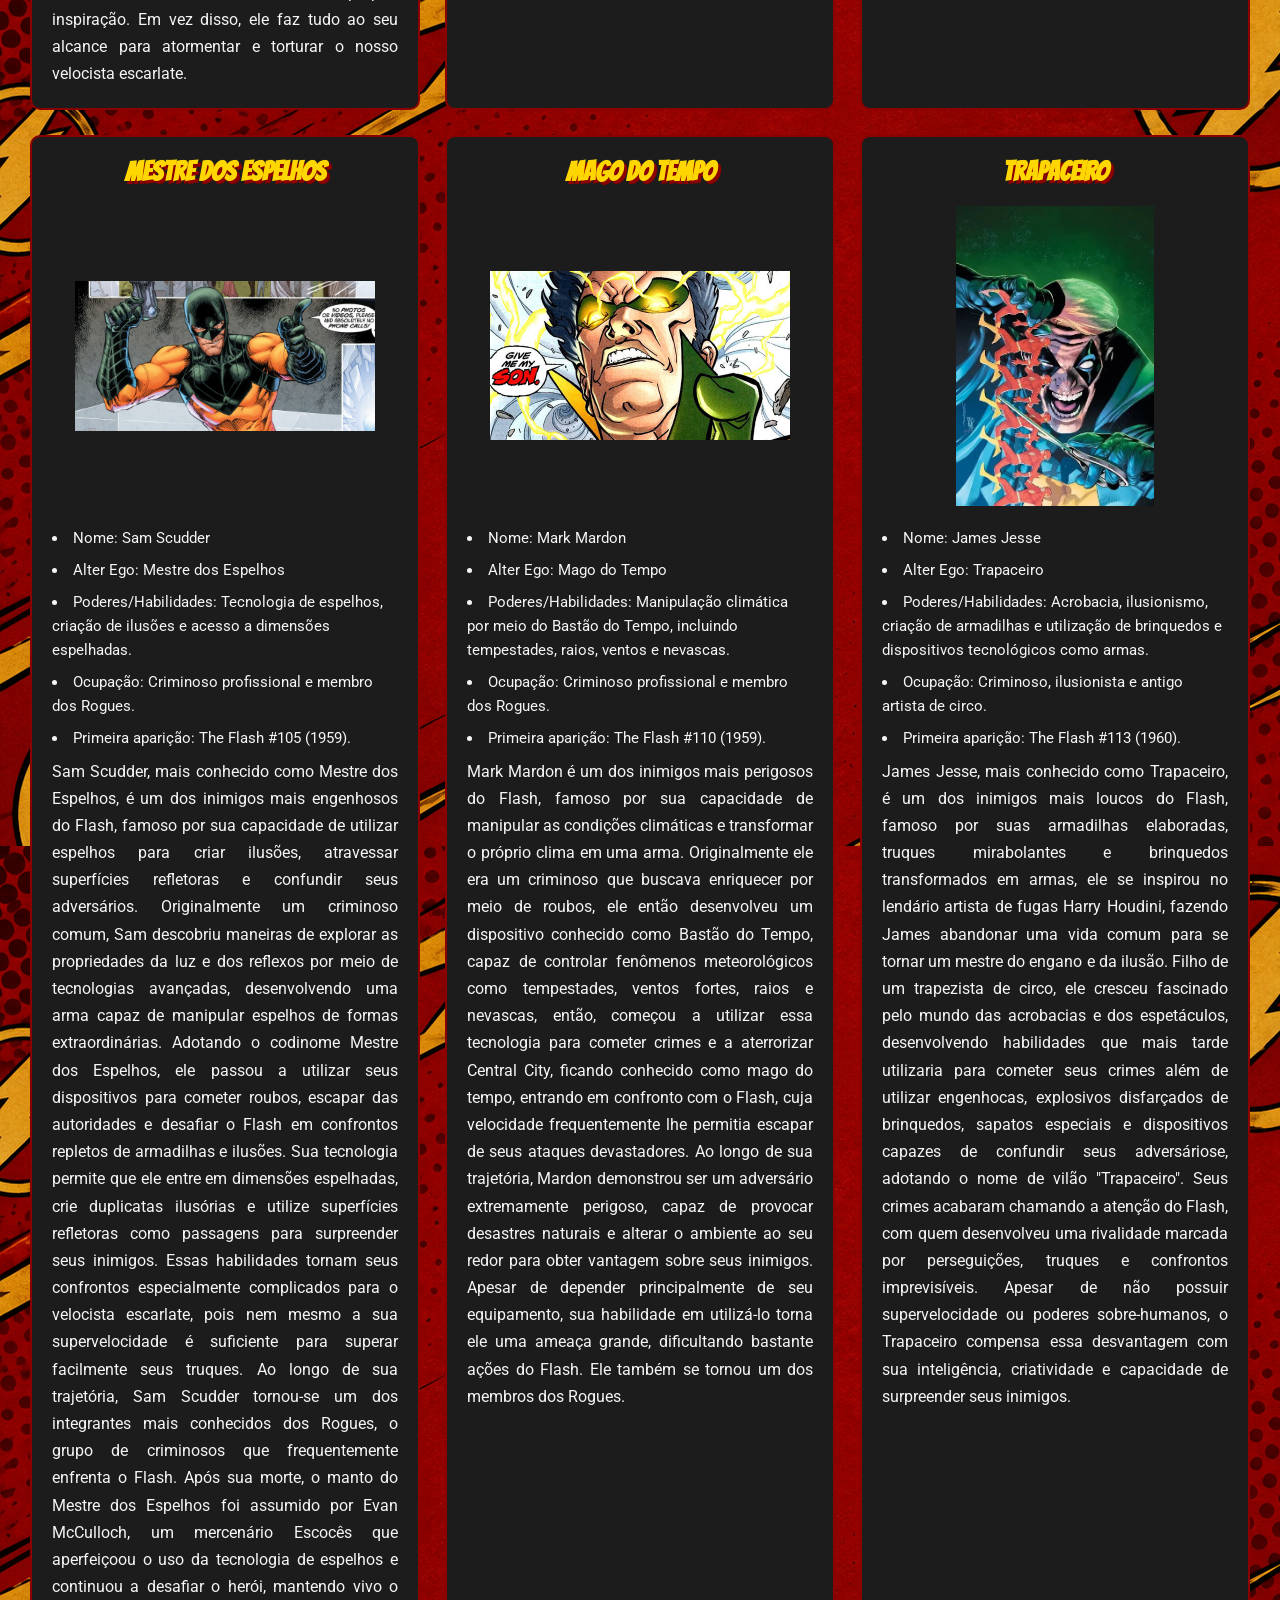
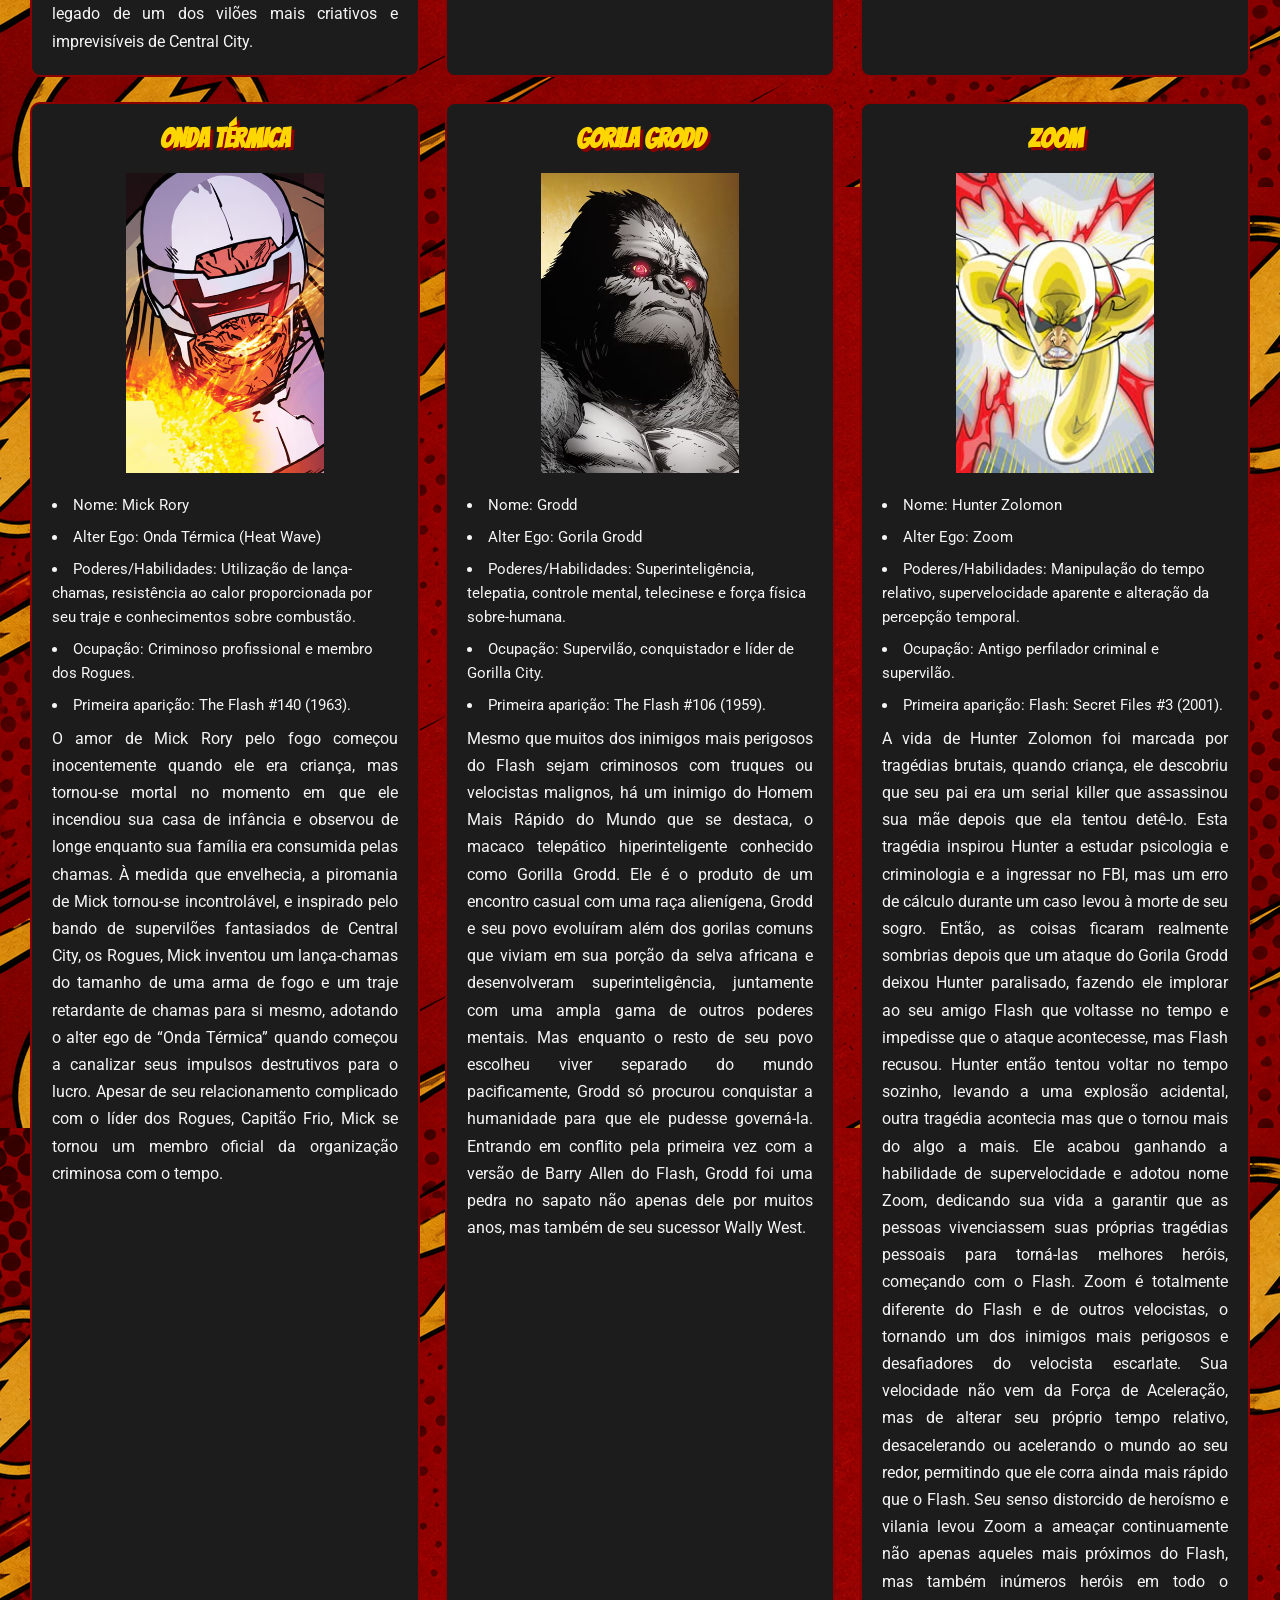
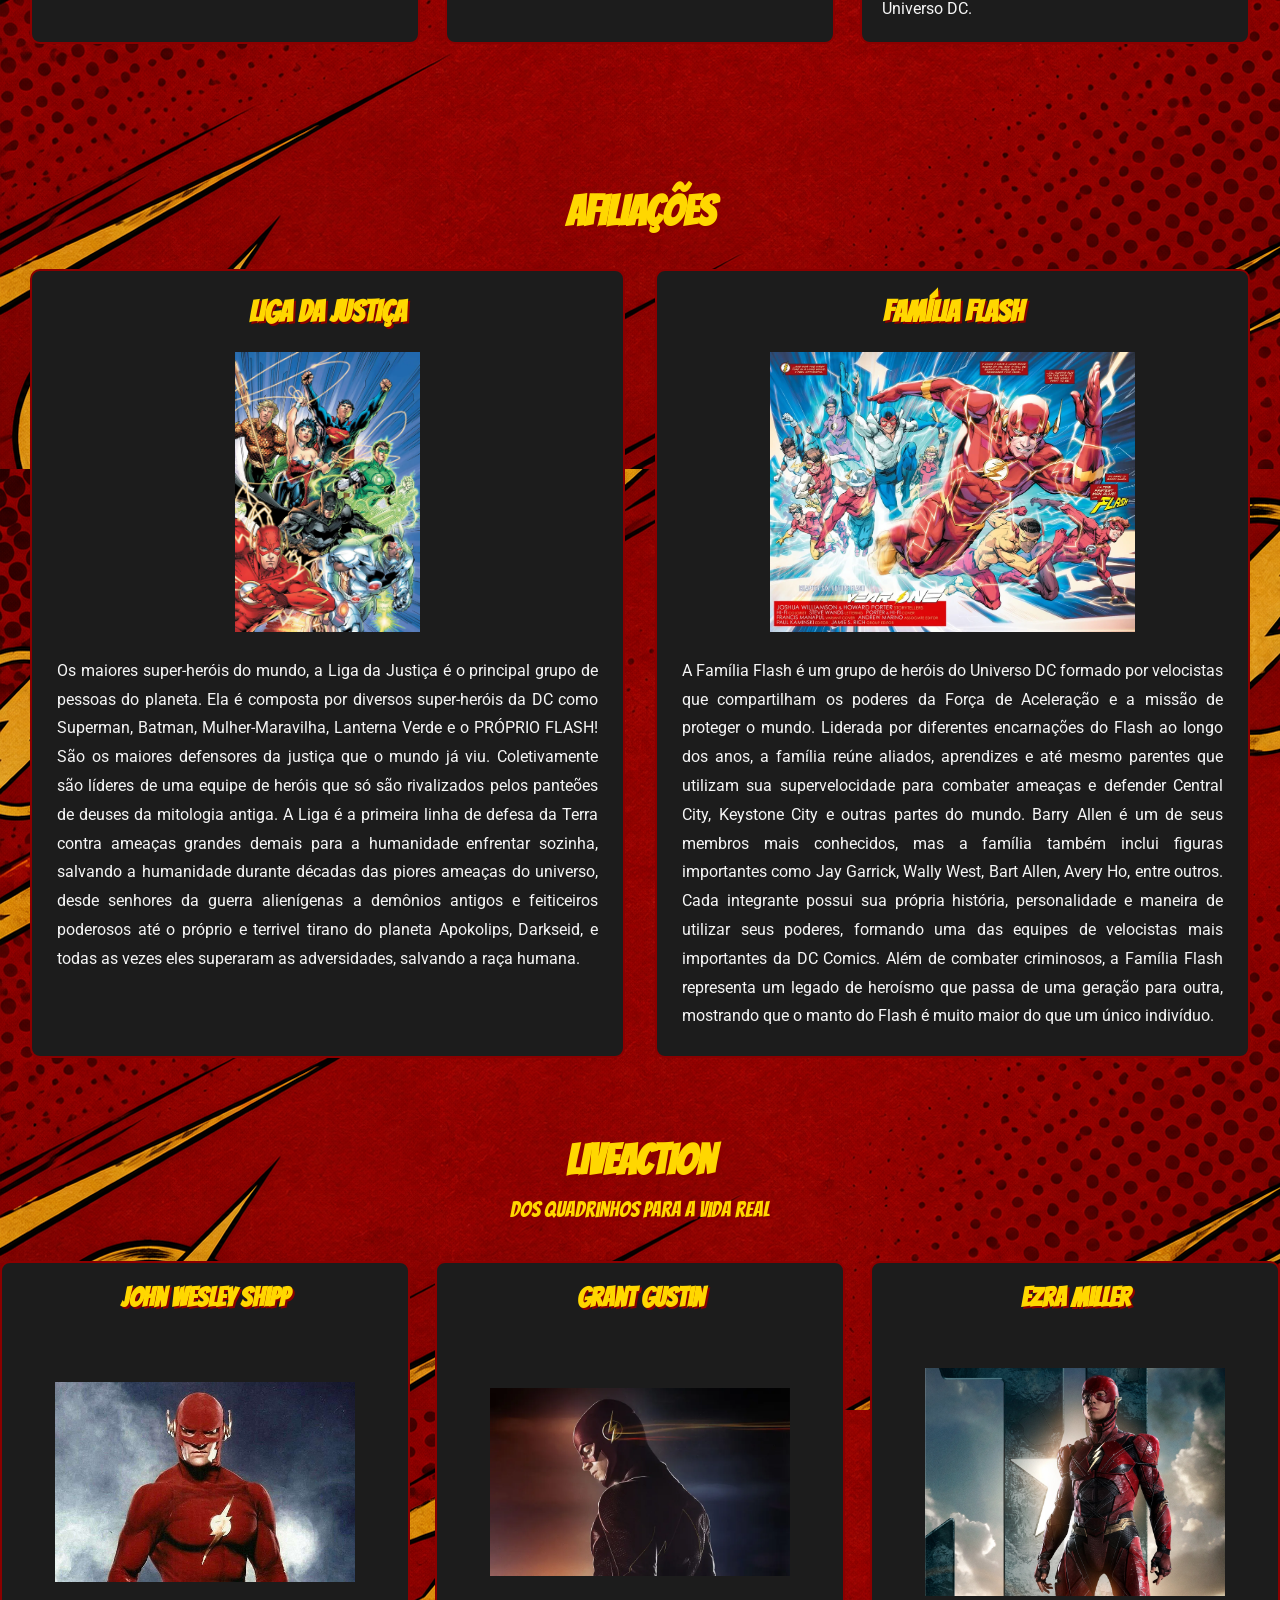
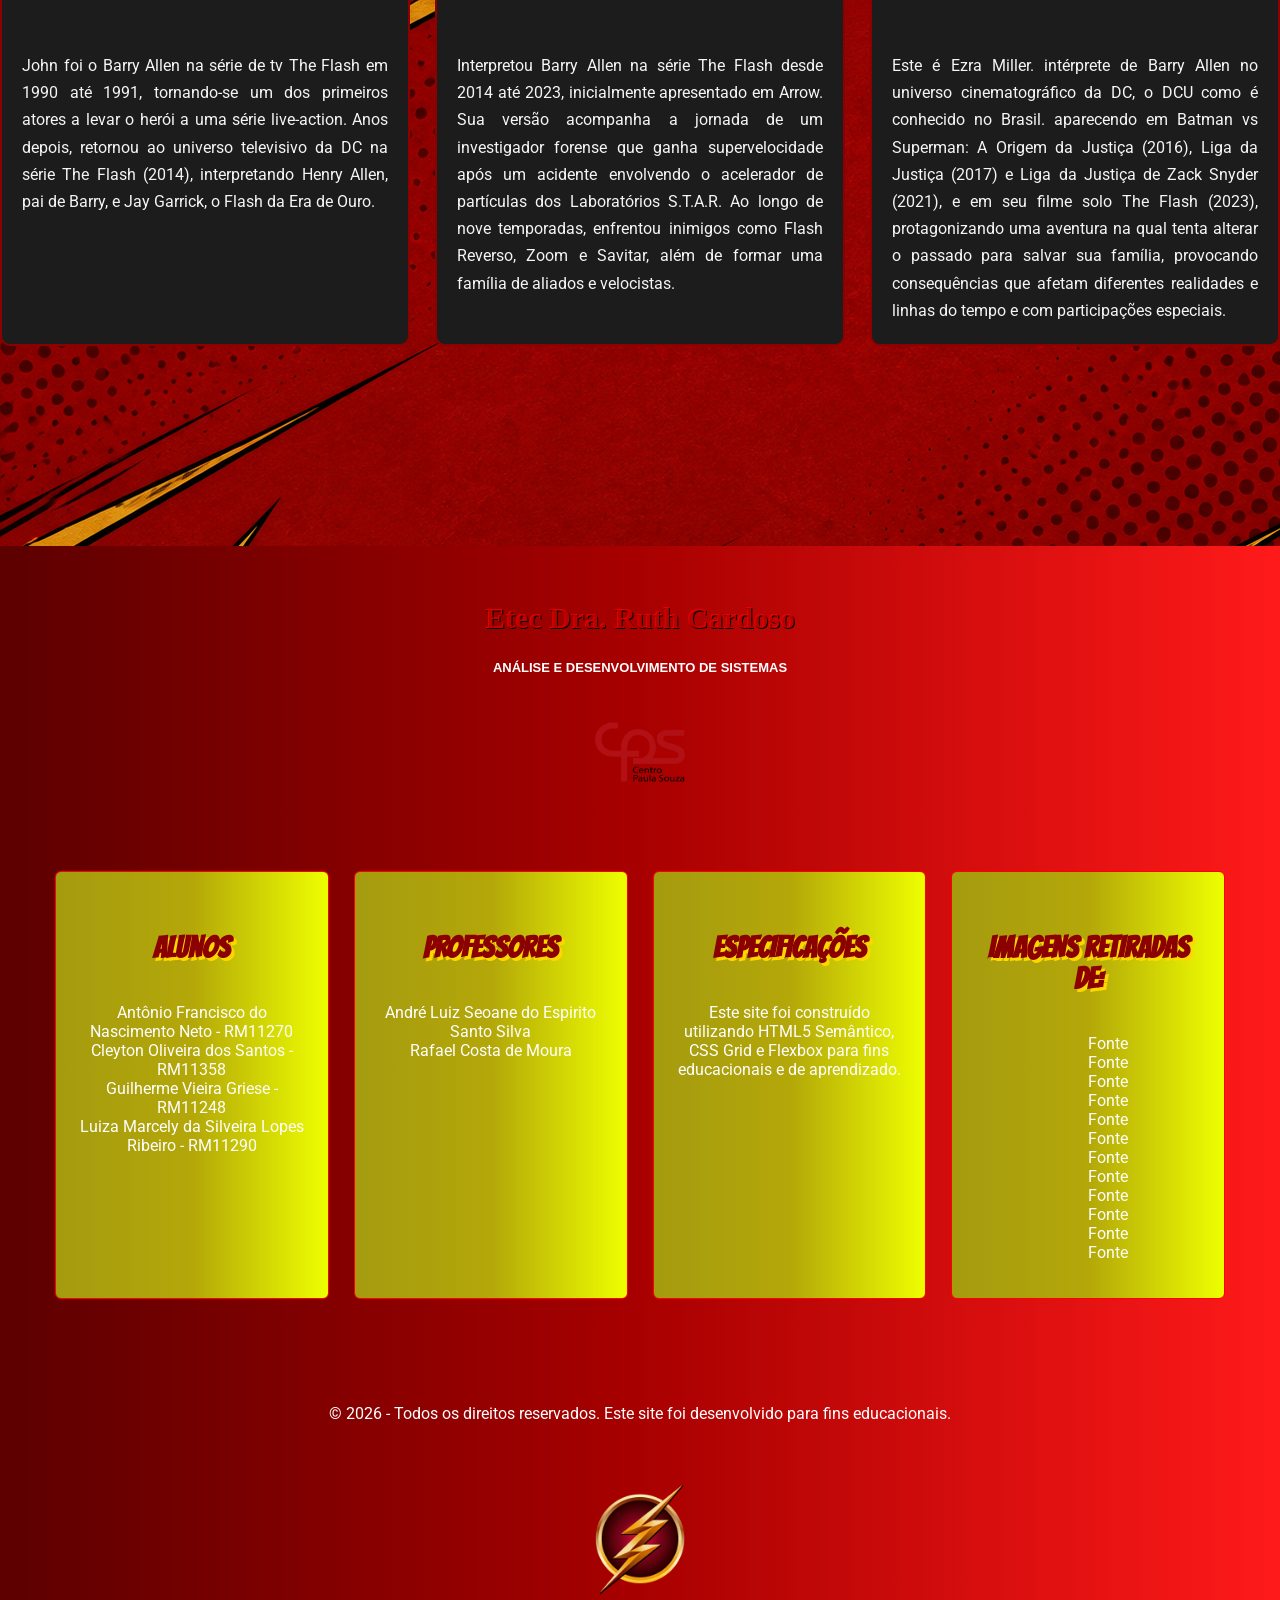
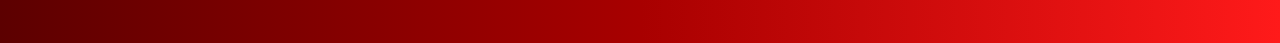
<file: 1MODULO/PW_1/TRABALHOS/Fanpage_TheFlash/theflash.html>
<!doctype html>
<html lang="pt-br">
  <head>
    <meta charset="UTF-8" />
    <meta name="viewport" content="width=device-width, initial-scale=1.0" />
    <title>Museu do Flash ⚡ - Atividade</title>
    <link rel="icon" type="image/png" href="img/footer/FlashLogoFooter.png" />
    <link rel="stylesheet" href="css/velocista.css" />
    <link rel="stylesheet" href="css/home.css" />
    <link rel="stylesheet" href="css/origem.css" />
    <link rel="stylesheet" href="css/viloes.css" />
    <link rel="stylesheet" href="css/afiliacoes.css" />
    <link rel="stylesheet" href="css/liveaction.css" />
  </head>
  <body>
    <header>
      <nav>
        <img src="img/header/TheFlash_GIF.gif" alt="Flash correndo" />

        <ul class="lista">
          <li><a href="#home">HOME</a></li>
          <li><a href="#origem">ORIGEM</a></li>
          <li><a href="#viloes">VILÕES</a></li>
          <li><a href="#afiliacoes">AFILIAÇÕES</a></li>
          <li><a href="#liveaction">LIVEACTION</a></li>
        </ul>
      </nav>

      <div class="imagens-header">
        <img
          class="flash-h"
          src="img/header/TheFlash_PNG.png"
          alt="O velocista escarlate"
        />
        <img
          class="logo-flash"
          src="img/header/Logo_MuseuTheFlash.png"
          alt="Logo do site"
        />
      </div>
    </header>

    <div class="introducao">
      <h1 id="home">My name is Barry Allen. I am the fastest man alive</h1>

      <img src="img/exibicao/FlashHq.jpg" alt="Bartholomew Henry Allen" />
      <p>
        Criado por Gardner Fox e Harry Lampert, o flash se tornou um dos maiores
        corredores e personagens da cultura pop, sua primeira aparição foi em
        1940 na revista Flash Comics #1 e foi conquistando milhões de fãs ao
        longo do tempo, além de aparecer em diversas midias. O Flash domina não
        apenas a velocidade, mas o próprio tempo, e ele frequentemente usa seus
        poderes para viajar por diferentes eras e até mesmo para outras
        dimensões. Este site tem como objetivo principal ser um portal, uma
        espécie de "museu" sobre o personagem onde vocês poderão encontrar
        algumas informações bem legais sobre o mesmo, desde a sua origem até os
        vilões que o cercam.
      </p>

      <p>
        Ps: Ao longo do tempo, diversas pessoas utilizaram a persona do Flash.
        Está página é focada especialmente na versão de Barry Allen, o segundo e
        mais conhecido entre todos que já assumiram o manto do velocista.
      </p>
    </div>

    <main>
      <section id="origem">
        <h2>ORIGEM ⚡</h2>

        <div class="origem-template">
          <img
            class="origem-imagem"
            src="img/origem/FlashRun.webp"
            alt="Flash"
          />

          <div class="origem-texto">
            <h3>Era de prata</h3>
            <p>
              Com sua primeira aparição acontecendo na revista Showcase #4 em
              outubro de 1956, Barry Allen é o segundo velocista a assumir o
              manto de Flash. Usando seus poderes de supervelocidade graças à
              força de aceleração, ela é um campo de energia cósmica e força
              baseada em velocidade e movimento, e faz parte da constante
              universal do tempo e emana da mudança profunda. É também uma das
              sete forças do universo da Dc Comics. É basicamente a
              representação da realidade em movimento, sendo a própria força
              cósmica que empurra o espaço e o tempo para a frente e concedendo
              a todos os velocistas seus poderes.
            </p>

            <p>
              Bartholomew Henry "Barry" Allen cresceu com um forte senso de
              justiça graças a acontecimentos trágicos de seu passado. Quando
              era criança, sua mãe foi morta e seu pai foi condenado pelo crime,
              criando o desejo de provar a inocência do mesmo, Barry então
              resolveu se tornar um cientista forense. Quando estava no último
              ano, Barry ajudou as autoridades a capturar um assaltante de
              banco, e por causa disso foi lhe oferecido um emprego como
              cientista da polícia no Departamento de Detecção Científica da
              Polícia de Central City, na qual aceitou a oferta. Em uma certa
              noite, durante uma tempestade, Barry voltou a um experimento
              depois de uma breve pausa, graças ao seu laboratório que ficava
              nos fundos de seu apartamento. De repente, um raio atravessou uma
              janela, quebrou um armário cheio de produtos químicos que acabaram
              caindo sobre ele. A combinação do raio com os produtos químicos
              concedeu a Barry uma velocidade extraordinária. Ele passou a
              correr em velocidades sobre-humanas, reagir em frações de segundo
              e realizar feitos que nenhum ser humano comum conseguiria, e
              inspirado pelo antigo herói Jay Garrick, Barry adotou o nome de
              Flash e criou seu famoso uniforme vermelho e amarelo, combatendo o
              crime em Central City.
            </p>

            <h3>Pós-crise</h3>
            <p>
              Após a saga Crise nas Infinitas Terras, a história de Barry Allen
              antes da Crise permaneceu a mesma, possuindo algumas leves
              alterações. Ele é mencionado com frequência nas histórias do Flash
              Wally West e até mesmo aparece em algumas histórias, com algumas
              dessas aparições sendo em flashbacks e outras sendo uma versão
              passada dele, pouco antes de sua morte na Crise. Porém, nimguém
              permanece morto por muito tempo nos quadrinhos, então ele retorna
              à vida em Crise Final.
            </p>
          </div>
        </div>
      </section>

      <section id="viloes">
        <h2>GALERIA DE VILÕES</h2>

        <div class="viloes-flash">
          <article class="vilao-secao">
            <h3>FLASH REVERSO</h3>
            <img src="img/viloes/FlashReverso.avif" />
            <li>Nome: Eobard Thawne</li>
            <li>Alter Ego: Flash Reverso (Professor Zoom)</li>
            <li>
              Poderes/Habilidades: Supervelocidade, viagem no tempo, vibração
              molecular e Força de Aceleração Negativa.
            </li>
            <li>Ocupação: Criminoso, velocista e viajante do tempo.</li>
            <li>Primeira aparição: The Flash #139 (1963).</li>
            <p>
              Para cada ação, há uma reação igual e oposta. E a cada passo que o
              Flash dá em direção ao futuro, alguém do futuro corre para trás no
              tempo para detê-lo. O velocista vilão conhecido como Flash Reverso
              nasceu no século 25, seu nome é Eobard Thawne e cresceu
              idolatrando o Flash e estudando o seu legado. No entanto, à medida
              que aprendia mais sobre o Flash, Eobard descobriu como sua própria
              vida estava ligada à de seu herói, destinado a se tornar um dos
              maiores vilões de Barry Allen, uma revelação que levou Eobard a
              ficar desequilibrado. Quando ele finalmente replicou o acidente
              químico que concedeu supervelocidade ao Flash, Eobard assumiu uma
              nova identidade, a do Flash Reverso, uma subversão perversa de
              tudo o que o Flash representa, o seu "reverso". Com poderes e
              habilidades semelhantes aos do Flash, o Flash Reverso é
              determinado a se opor e destruir tudo o que é importante para o
              Flash. Sua habilidade de viajar no tempo lhe permite atacar o
              herói em quase qualquer momento da história. No entanto, ele é
              incapaz de mata-lo, pois o Flash Reverso não existiria se ele
              matasse sua própria inspiração. Em vez disso, ele faz tudo ao seu
              alcance para atormentar e torturar o nosso velocista escarlate.
            </p>
          </article>

          <article class="vilao-secao">
            <h3>CAPITÃO FRIO</h3>
            <img src="img/viloes/CapitaoFrio.avif" />
            <li>Nome: Leonard Snart</li>
            <li>Alter Ego: Capitão Frio</li>
            <li>
              Poderes/Habilidades: Arma congelante, geração de frio extremo e
              criação de superfícies congeladas.
            </li>
            <li>Ocupação: Criminoso profissional e líder dos Rogues.</li>
            <li>Primeira aparição: Showcase #8 (1957).</li>
            <p>
              Leonard Snart é o vilão líder dos rogues, uma gangue de vilões que
              odeiam o Flash, além de ser um dos inimigos mais antigos dele.
              Leonard Snart pode ser um criminoso, mas ele não é sem honra, em
              seus atos como vilão, há poucos bandidos tão simpáticos quanto o
              Capitão Frio. Vendo-se como um supervilão operário e trabalhador,
              Cold tem um código de honra que o impede de matar pessoas
              inocentes, embora esteja mais do que feliz em roubá-las. Sua
              principal "habilidade" é uma arma fria e de congelamento
              sofisticada, rivalizando com o Flash desde seus primeiros dias
              como vilão. Embora seja um criminoso que adora assaltos
              bem-sucedidos, o lado nobre de Cold pode ser reconhecido, ajudando
              heróis em mais de uma ocasião. Mas faça o que fizer, não o
              confunda com o vilão do Batman, Sr Frio. Ele odeia isso.
            </p>
          </article>

          <article class="vilao-secao">
            <h3>CAPITÃO BUMERANGUE</h3>
            <img src="img/viloes/CapitaoBoomerang.avif" />
            <li>Nome: George "Digger" Harkness</li>
            <li>Alter Ego: Capitão Bumerangue</li>
            <li>
              Poderes/Habilidades: Pontaria excepcional, combate corpo a corpo e
              domínio de bumerangues convencionais e tecnológicos.
            </li>
            <li>
              Ocupação: Criminoso profissional e membro do Esquadrão Suicida.
            </li>
            <li>Primeira aparição: The Flash #117 (1960).</li>
            <p>
              Um atirador Australiano com um talento incomparável com sua arma
              um pouco "peculiar", o Capitão Bumerangue teve duas carreiras,
              como inimigo do Flash e membro do Esquadrão Suicida. Não é incomum
              que supervilões tenham nomes autoexplicativos, mas o Capitão
              Bumerangue pode ser considerado o primeiro da lista. Mestre em
              bumerangues e lutas baseadas neles, Digger Harkness começou sua
              carreira promovendo bumerangues de brinquedo. Depois que ele
              imigrou da Austrália para os Estados Unidos, sua vida alavancou de
              maneira brusca para a vilania quando ele decidiu usar suas
              habilidades para roubar joias, desenvolvendo uma linha de
              bumerangues armados, aterrorizando Central City até entrar em
              conflito com o Flash.
            </p>
          </article>

          <article class="vilao-secao">
            <h3>MESTRE DOS ESPELHOS</h3>
            <img src="img/viloes/MestreDosEspelhos.jpg" />
            <li>Nome: Sam Scudder</li>
            <li>Alter Ego: Mestre dos Espelhos</li>
            <li>
              Poderes/Habilidades: Tecnologia de espelhos, criação de ilusões e
              acesso a dimensões espelhadas.
            </li>
            <li>Ocupação: Criminoso profissional e membro dos Rogues.</li>
            <li>Primeira aparição: The Flash #105 (1959).</li>
            <p>
              Sam Scudder, mais conhecido como Mestre dos Espelhos, é um dos
              inimigos mais engenhosos do Flash, famoso por sua capacidade de
              utilizar espelhos para criar ilusões, atravessar superfícies
              refletoras e confundir seus adversários. Originalmente um
              criminoso comum, Sam descobriu maneiras de explorar as
              propriedades da luz e dos reflexos por meio de tecnologias
              avançadas, desenvolvendo uma arma capaz de manipular espelhos de
              formas extraordinárias. Adotando o codinome Mestre dos Espelhos,
              ele passou a utilizar seus dispositivos para cometer roubos,
              escapar das autoridades e desafiar o Flash em confrontos repletos
              de armadilhas e ilusões. Sua tecnologia permite que ele entre em
              dimensões espelhadas, crie duplicatas ilusórias e utilize
              superfícies refletoras como passagens para surpreender seus
              inimigos. Essas habilidades tornam seus confrontos especialmente
              complicados para o velocista escarlate, pois nem mesmo a sua
              supervelocidade é suficiente para superar facilmente seus truques.
              Ao longo de sua trajetória, Sam Scudder tornou-se um dos
              integrantes mais conhecidos dos Rogues, o grupo de criminosos que
              frequentemente enfrenta o Flash. Após sua morte, o manto do Mestre
              dos Espelhos foi assumido por Evan McCulloch, um mercenário
              Escocês que aperfeiçoou o uso da tecnologia de espelhos e
              continuou a desafiar o herói, mantendo vivo o legado de um dos
              vilões mais criativos e imprevisíveis de Central City.
            </p>
          </article>

          <article class="vilao-secao">
            <h3>MAGO DO TEMPO</h3>
            <img src="img/viloes/MagoDoTempo.jpg" />
            <li>Nome: Mark Mardon</li>
            <li>Alter Ego: Mago do Tempo</li>
            <li>
              Poderes/Habilidades: Manipulação climática por meio do Bastão do
              Tempo, incluindo tempestades, raios, ventos e nevascas.
            </li>
            <li>Ocupação: Criminoso profissional e membro dos Rogues.</li>
            <li>Primeira aparição: The Flash #110 (1959).</li>
            <p>
              Mark Mardon é um dos inimigos mais perigosos do Flash, famoso por
              sua capacidade de manipular as condições climáticas e transformar
              o próprio clima em uma arma. Originalmente ele era um criminoso
              que buscava enriquecer por meio de roubos, ele então desenvolveu
              um dispositivo conhecido como Bastão do Tempo, capaz de controlar
              fenômenos meteorológicos como tempestades, ventos fortes, raios e
              nevascas, então, começou a utilizar essa tecnologia para cometer
              crimes e a aterrorizar Central City, ficando conhecido como mago
              do tempo, entrando em confronto com o Flash, cuja velocidade
              frequentemente lhe permitia escapar de seus ataques devastadores.
              Ao longo de sua trajetória, Mardon demonstrou ser um adversário
              extremamente perigoso, capaz de provocar desastres naturais e
              alterar o ambiente ao seu redor para obter vantagem sobre seus
              inimigos. Apesar de depender principalmente de seu equipamento,
              sua habilidade em utilizá-lo torna ele uma ameaça grande,
              dificultando bastante ações do Flash. Ele também se tornou um dos
              membros dos Rogues.
            </p>
          </article>

          <article class="vilao-secao">
            <h3>TRAPACEIRO</h3>
            <img src="img/viloes/Trapaceiro.webp" />
            <li>Nome: James Jesse</li>
            <li>Alter Ego: Trapaceiro</li>
            <li>
              Poderes/Habilidades: Acrobacia, ilusionismo, criação de armadilhas
              e utilização de brinquedos e dispositivos tecnológicos como armas.
            </li>
            <li>Ocupação: Criminoso, ilusionista e antigo artista de circo.</li>
            <li>Primeira aparição: The Flash #113 (1960).</li>
            <p>
              James Jesse, mais conhecido como Trapaceiro, é um dos inimigos
              mais loucos do Flash, famoso por suas armadilhas elaboradas,
              truques mirabolantes e brinquedos transformados em armas, ele se
              inspirou no lendário artista de fugas Harry Houdini, fazendo James
              abandonar uma vida comum para se tornar um mestre do engano e da
              ilusão. Filho de um trapezista de circo, ele cresceu fascinado
              pelo mundo das acrobacias e dos espetáculos, desenvolvendo
              habilidades que mais tarde utilizaria para cometer seus crimes
              além de utilizar engenhocas, explosivos disfarçados de brinquedos,
              sapatos especiais e dispositivos capazes de confundir seus
              adversáriose, adotando o nome de vilão "Trapaceiro". Seus crimes
              acabaram chamando a atenção do Flash, com quem desenvolveu uma
              rivalidade marcada por perseguições, truques e confrontos
              imprevisíveis. Apesar de não possuir supervelocidade ou poderes
              sobre-humanos, o Trapaceiro compensa essa desvantagem com sua
              inteligência, criatividade e capacidade de surpreender seus
              inimigos.
            </p>
          </article>

          <article class="vilao-secao">
            <h3>ONDA TÉRMICA</h3>
            <img src="img/viloes/OndaTermica.avif" />
            <li>Nome: Mick Rory</li>
            <li>Alter Ego: Onda Térmica (Heat Wave)</li>
            <li>
              Poderes/Habilidades: Utilização de lança-chamas, resistência ao
              calor proporcionada por seu traje e conhecimentos sobre combustão.
            </li>
            <li>Ocupação: Criminoso profissional e membro dos Rogues.</li>
            <li>Primeira aparição: The Flash #140 (1963).</li>
            <p>
              O amor de Mick Rory pelo fogo começou inocentemente quando ele era
              criança, mas tornou-se mortal no momento em que ele incendiou sua
              casa de infância e observou de longe enquanto sua família era
              consumida pelas chamas. À medida que envelhecia, a piromania de
              Mick tornou-se incontrolável, e inspirado pelo bando de
              supervilões fantasiados de Central City, os Rogues, Mick inventou
              um lança-chamas do tamanho de uma arma de fogo e um traje
              retardante de chamas para si mesmo, adotando o alter ego de “Onda
              Térmica” quando começou a canalizar seus impulsos destrutivos para
              o lucro. Apesar de seu relacionamento complicado com o líder dos
              Rogues, Capitão Frio, Mick se tornou um membro oficial da
              organização criminosa com o tempo.
            </p>
          </article>

          <article class="vilao-secao">
            <h3>GORILA GRODD</h3>
            <img src="img/viloes/GorilaGrodd.avif" />
            <li>Nome: Grodd</li>
            <li>Alter Ego: Gorila Grodd</li>
            <li>
              Poderes/Habilidades: Superinteligência, telepatia, controle
              mental, telecinese e força física sobre-humana.
            </li>
            <li>Ocupação: Supervilão, conquistador e líder de Gorilla City.</li>
            <li>Primeira aparição: The Flash #106 (1959).</li>
            <p>
              Mesmo que muitos dos inimigos mais perigosos do Flash sejam
              criminosos com truques ou velocistas malignos, há um inimigo do
              Homem Mais Rápido do Mundo que se destaca, o macaco telepático
              hiperinteligente conhecido como Gorilla Grodd. Ele é o produto de
              um encontro casual com uma raça alienígena, Grodd e seu povo
              evoluíram além dos gorilas comuns que viviam em sua porção da
              selva africana e desenvolveram superinteligência, juntamente com
              uma ampla gama de outros poderes mentais. Mas enquanto o resto de
              seu povo escolheu viver separado do mundo pacificamente, Grodd só
              procurou conquistar a humanidade para que ele pudesse governá-la.
              Entrando em conflito pela primeira vez com a versão de Barry Allen
              do Flash, Grodd foi uma pedra no sapato não apenas dele por muitos
              anos, mas também de seu sucessor Wally West.
            </p>
          </article>

          <article class="vilao-secao">
            <h3>ZOOM</h3>
            <img src="img/viloes/Zoom.avif" />
            <li>Nome: Hunter Zolomon</li>
            <li>Alter Ego: Zoom</li>
            <li>
              Poderes/Habilidades: Manipulação do tempo relativo,
              supervelocidade aparente e alteração da percepção temporal.
            </li>
            <li>Ocupação: Antigo perfilador criminal e supervilão.</li>
            <li>Primeira aparição: Flash: Secret Files #3 (2001).</li>
            <p>
              A vida de Hunter Zolomon foi marcada por tragédias brutais, quando
              criança, ele descobriu que seu pai era um serial killer que
              assassinou sua mãe depois que ela tentou detê-lo. Esta
              tragédia inspirou Hunter a estudar psicologia e criminologia e a
              ingressar no FBI, mas um erro de cálculo durante um caso levou à
              morte de seu sogro. Então, as coisas ficaram realmente sombrias
              depois que um ataque do Gorila Grodd deixou Hunter paralisado, fazendo ele
              implorar ao seu amigo Flash que voltasse no tempo e impedisse que
              o ataque acontecesse, mas Flash recusou. Hunter então tentou voltar no tempo sozinho, levando a
              uma explosão acidental, outra tragédia acontecia mas que o tornou mais do
              algo a mais. Ele acabou ganhando a habilidade de supervelocidade e
              adotou nome Zoom, dedicando sua vida a garantir que as
              pessoas vivenciassem suas próprias tragédias pessoais para
              torná-las melhores heróis, começando com o Flash. Zoom é
              totalmente diferente do Flash e de outros velocistas, o tornando um dos inimigos mais perigosos e
              desafiadores do velocista escarlate. Sua velocidade não vem da Força de
              Aceleração, mas de alterar seu próprio tempo relativo,
              desacelerando ou acelerando o mundo ao seu redor, permitindo que
              ele corra ainda mais rápido que o Flash. Seu senso distorcido de
              heroísmo e vilania levou Zoom a ameaçar continuamente não apenas
              aqueles mais próximos do Flash, mas também inúmeros heróis em todo
              o Universo DC.
            </p>
          </article>
        </div>
      </section>

      <section id="afiliacoes">
        <h2>AFILIAÇÕES</h2>

        <div class="afiliacoes-flash">
          <article class="afiliacoes-secao">
            <h3>LIGA DA JUSTIÇA</h3>
            <img src="img/afiliacoes/LigaDaJustica.webp" />
            <p>
              Os maiores super-heróis do mundo, a Liga da Justiça é o principal
              grupo de pessoas do planeta. Ela é composta por diversos
              super-heróis da DC como Superman, Batman, Mulher-Maravilha,
              Lanterna Verde e o PRÓPRIO FLASH! São os maiores defensores da
              justiça que o mundo já viu. Coletivamente são líderes de uma
              equipe de heróis que só são rivalizados pelos panteões de deuses
              da mitologia antiga. A Liga é a primeira linha de defesa da Terra
              contra ameaças grandes demais para a humanidade enfrentar sozinha,
              salvando a humanidade durante décadas das piores ameaças do
              universo, desde senhores da guerra alienígenas a demônios antigos
              e feiticeiros poderosos até o próprio e terrivel tirano do planeta
              Apokolips, Darkseid, e todas as vezes eles superaram as
              adversidades, salvando a raça humana.
            </p>
          </article>

          <article class="afiliacoes-secao">
            <h3>FAMÍLIA FLASH</h3>
            <img src="img/afiliacoes/FamiliaFlash.webp" />
            <p>
              A Família Flash é um grupo de heróis do Universo DC formado por
              velocistas que compartilham os poderes da Força de Aceleração e a
              missão de proteger o mundo. Liderada por diferentes encarnações do
              Flash ao longo dos anos, a família reúne aliados, aprendizes e até
              mesmo parentes que utilizam sua supervelocidade para combater
              ameaças e defender Central City, Keystone City e outras partes do
              mundo. Barry Allen é um de seus membros mais conhecidos, mas a
              família também inclui figuras importantes como Jay Garrick, Wally
              West, Bart Allen, Avery Ho, entre outros. Cada integrante possui
              sua própria história, personalidade e maneira de utilizar seus
              poderes, formando uma das equipes de velocistas mais importantes
              da DC Comics. Além de combater criminosos, a Família Flash
              representa um legado de heroísmo que passa de uma geração para
              outra, mostrando que o manto do Flash é muito maior do que um
              único indivíduo.
            </p>
          </article>
        </div>
      </section>

      <section id="liveaction">
        <h2>LIVEACTION</h2>
        <h3>Dos quadrinhos para a vida real</h3>

        <div class="atores-flash">
          <article class="ator-secao">
            <h4>John Wesley Shipp</h4>
            <img src="img/liveaction/JohnWesleyShipp.jpg" />
            <p>
              John foi o Barry Allen na série de tv The Flash em 1990 até 1991,
              tornando-se um dos primeiros atores a levar o herói a uma série
              live-action. Anos depois, retornou ao universo televisivo da DC na
              série The Flash (2014), interpretando Henry Allen, pai de Barry, e
              Jay Garrick, o Flash da Era de Ouro.
            </p>
          </article>

          <article class="ator-secao">
            <h4>Grant Gustin</h4>
            <img src="img/liveaction/GrantGustin.webp" />
            <p>
              Interpretou Barry Allen na série The Flash desde 2014 até 2023,
              inicialmente apresentado em Arrow. Sua versão acompanha a jornada
              de um investigador forense que ganha supervelocidade após um
              acidente envolvendo o acelerador de partículas dos Laboratórios
              S.T.A.R. Ao longo de nove temporadas, enfrentou inimigos como
              Flash Reverso, Zoom e Savitar, além de formar uma família de
              aliados e velocistas.
            </p>
          </article>

          <article class="ator-secao">
            <h4>Ezra Miller</h4>
            <img src="img/liveaction/EzraMiller.jpg" />
            <p>
              Este é Ezra Miller. intérprete de Barry Allen no universo cinematográfico da DC, o DCU como é conhecido no Brasil.
              aparecendo em Batman vs Superman: A Origem da Justiça (2016), Liga
              da Justiça (2017) e Liga da Justiça de Zack Snyder (2021), e em seu filme solo The
              Flash (2023), protagonizando uma aventura na qual tenta alterar o
              passado para salvar sua família, provocando consequências que
              afetam diferentes realidades e linhas do tempo e com participações especiais.
            </p>
          </article>
        </div>
      </section>
    </main>

    <footer>
      <div class="etec-ads">
        <h2>
          <a
            href="https://www.cps.sp.gov.br/etecs/etec-dra-ruth-cardoso/"
            target="_blank"
            >Etec Dra. Ruth Cardoso</a
          >
        </h2>

        <h3>
          <a
            href="https://www.cps.sp.gov.br/cursos-etec/desenvolvimento-de-sistemas/"
            target="_blank"
          >
            ANÁLISE E DESENVOLVIMENTO DE SISTEMAS</a
          >
        </h3>

        <a
          href="https://www.cps.sp.gov.br/etecs/etec-dra-ruth-cardoso/"
          target="_blank"
        >
          <img
            class="logo-cps"
            src="img/footer/Logo_CPS.webp"
            alt="Logo Centro Paula Souza"
            width="100"
          />
        </a>
      </div>

      <div class="informacoes-finais">
        <div>
          <h4>ALUNOS</h4>
          <li>Antônio Francisco do Nascimento Neto - RM11270</li>
          <li>Cleyton Oliveira dos Santos - RM11358</li>
          <li>Guilherme Vieira Griese - RM11248</li>
          <li>Luiza Marcely da Silveira Lopes Ribeiro - RM11290</li>
        </div>

        <div>
          <h4>PROFESSORES</h4>
          <li>André Luiz Seoane do Espirito Santo Silva</li>
          <li>Rafael Costa de Moura</li>
        </div>

        <div>
          <h4>ESPECIFICAÇÕES</h4>
          <p>
            Este site foi construído utilizando HTML5 Semântico, CSS Grid e
            Flexbox para fins educacionais e de aprendizado.
          </p>
        </div>

        <div>
          <h4>IMAGENS RETIRADAS DE:</h4>
          <ul class="fonte">
            <li>
              <a href="https://www.pngplay.com/free-png/the-flash">Fonte</a>
            </li>
            <li>
              <a
                href="https://tenor.com/pt-BR/view/the-flash-jorge-rafael-gif-16469043092915525956"
                >Fonte</a
              >
            </li>
            <li>
              <a href="https://alphacoders.com/barry-allen-wallpapers">Fonte</a>
            </li>
            <li><a href="https://www.dc.com/characters/the-flash">Fonte</a></li>
            <li>
              <a href="https://www.aficionados.com.br/maiores-rivais-do-flash/"
                >Fonte</a
              >
            </li>
            <li>
              <a
                href="https://uareva.com/2016/08/mestre-dos-espelhos-e-a-pioa-em-the-flash.html"
                >Fonte</a
              >
            </li>
            <li>
              <a href="https://pt.wallpapers.com/fundo-da-liga-da-justica"
                >Fonte</a
              >
            </li>
            <li>
              <a
                href="https://dc.fandom.com/pt-br/wiki/Fam%C3%ADlia_Flash?file=Flash_Family_016.jpg"
                >Fonte</a
              >
            </li>
            <li>
              <a
                href="https://www.planocritico.com/critica-the-flash-1990-1x01-piloto/"
                >Fonte</a
              >
            </li>
            <li>
              <a href="https://wallpapercat.com/flash-grant-gustin-wallpapers"
                >Fonte</a
              >
            </li>
            <li>
              <a href="https://alphacoders.com/ezra-miller-wallpapers">Fonte</a>
            </li>
            <li>
              <a href="https://www.pngall.com/flash-logo-png/download/154206/"
                >Fonte</a
              >
            </li>
          </ul>
        </div>
      </div>

      <div class="direitos">
        <p>
          © 2026 - Todos os direitos reservados. Este site foi desenvolvido para
          fins educacionais.
        </p>

        <img src="img/footer/FlashLogoFooter.png" alt="Simbolo-Flash" />
      </div>
    </footer>
  </body>
</html>
</file>
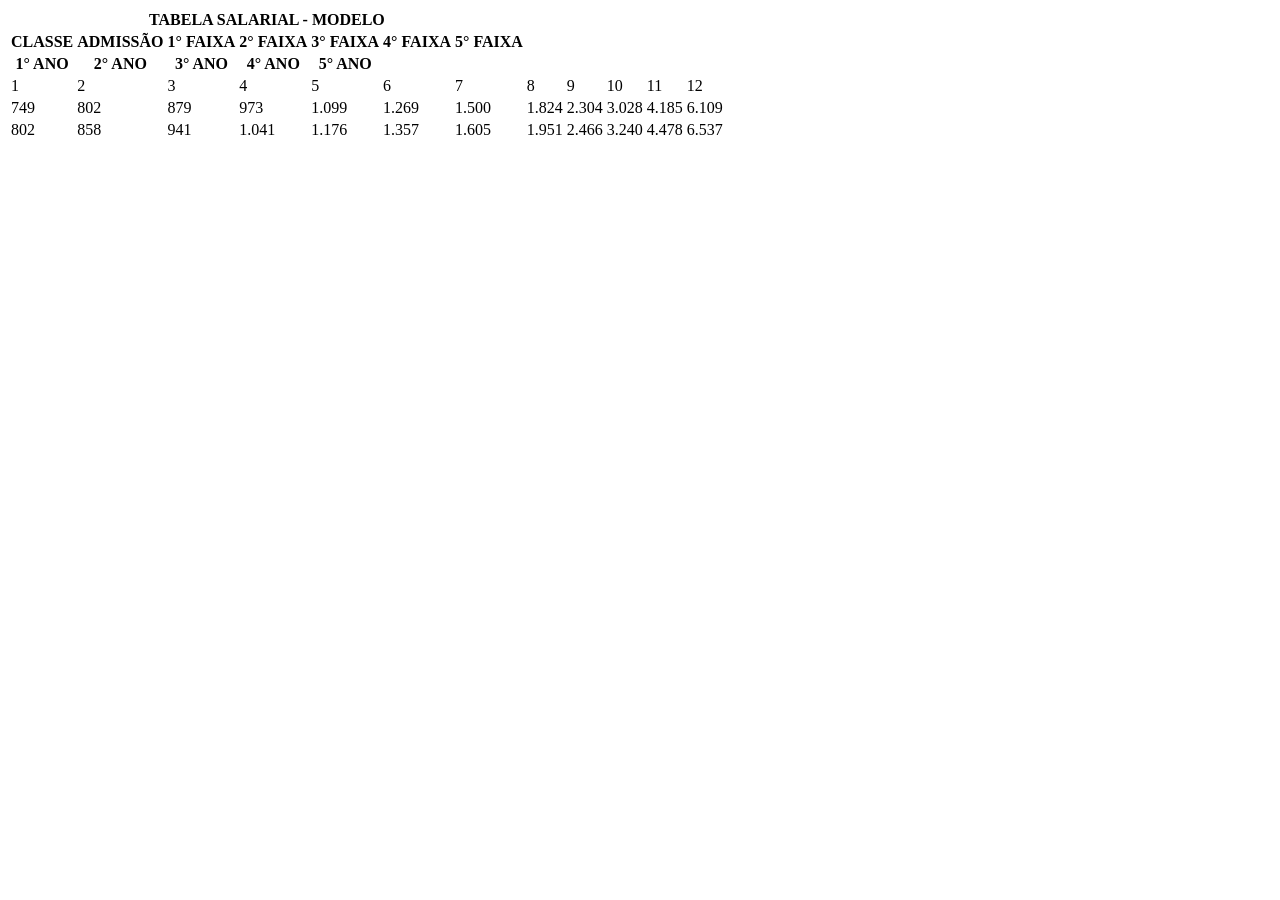
<file: 1MODULO/PW_1/TREINOS/TabelaFixacaoTreino/fixacao.html>
<!DOCTYPE html>
<html lang="pt-br">
<head>
    <meta charset="UTF-8">
    <meta name="viewport" content="width=device-width, initial-scale=1.0">
    <title>TREINO/FIXAÇÃO - TABELA SALARIAL</title>
</head>
<body>
     <main class="conteudo">
        <table>
            <thead>
                <tr>
                    <th colspan="7">TABELA SALARIAL - MODELO</th>
                </tr>
                <tr>
                    <th>CLASSE</th>
                    <th>ADMISSÃO</th>
                    <th>1° FAIXA</th>
                    <th>2° FAIXA</th>
                    <th>3° FAIXA</th>
                    <th>4° FAIXA</th>
                    <th>5° FAIXA</th>
                </tr>
                <tr>
                    <th>1° ANO</th>
                    <th>2° ANO</th>
                    <th>3° ANO</th>
                    <th>4° ANO</th>
                    <th>5° ANO</th>
                </tr>
            </thead>

            <tbody>
                <tr>
                    <td>1</td>
                    <td>2</td>
                    <td>3</td>
                    <td>4</td>
                    <td>5</td>
                    <td>6</td>
                    <td>7</td>
                    <td>8</td>
                    <td>9</td>
                    <td>10</td>
                    <td>11</td>
                    <td>12</td>
                </tr>
                <tr>
                    <td>749</td>
                    <td>802</td>
                    <td>879</td>
                    <td>973</td>
                    <td>1.099</td>
                    <td>1.269</td>
                    <td>1.500</td>
                    <td>1.824</td>
                    <td>2.304</td>
                    <td>3.028</td>
                    <td>4.185</td>
                    <td>6.109</td>
                </tr>
                <tr>
                    <td>802</td>
                    <td>858</td>
                    <td>941</td>
                    <td>1.041</td>
                    <td>1.176</td>
                    <td>1.357</td>
                    <td>1.605</td>
                    <td>1.951</td>
                    <td>2.466</td>
                    <td>3.240</td>
                    <td>4.478</td>
                    <td>6.537</td>
                </tr>
            </tbody>
        </table>

    </main>
    
</body>
</html>
</file>
<file: 1MODULO/PW_1/ConteudosPassadosPeloProfessor/projeto-01-tabela-basica/style.css>
/* Reseta margens e preenchimentos globais e define a família da fonte */
* {
    margin: 0;
    padding: 0;
    box-sizing: border-box;
    font-family: 'Segoe UI', Tahoma, Geneva, Verdana, sans-serif;
}

/* Estilização do corpo da página com fundo neutro e centralização */
body {
    background-color: #f4f6f9;
    color: #333333;
    padding: 40px 20px;
}

/* Contêiner centralizado para limitar a largura máxima */
.container {
    max-width: 800px;
    margin: 0 auto;
    background-color: #ffffff;
    padding: 30px;
    border-radius: 8px;
    box-shadow: 0 4px 12px rgba(0, 0, 0, 0.05);
}

/* Estilização do título principal */
h1 {
    font-size: 1.8rem;
    color: #1e293b;
    margin-bottom: 10px;
}

/* Estilização do parágrafo explicativo */
p {
    font-size: 1rem;
    color: #64748b;
    margin-bottom: 25px;
}

/* Configuração geral da tabela: largura total e remoção de espaçamento duplo entre bordas */
.tabela-basica {
    width: 100%;
    border-collapse: collapse;
    text-align: left;
}

/* Estilização das células de cabeçalho (th) e dados (td) */
.tabela-basica th,
.tabela-basica td {
    padding: 12px 16px;
    border-bottom: 1px solid #e2e8f0;
}

/* Estilização específica para o cabeçalho da tabela */
.tabela-basica th {
    background-color: #0284c7;
    color: #ffffff;
    font-weight: 600;
    text-transform: uppercase;
    font-size: 0.85rem;
    letter-spacing: 0.5px;
}

/* Efeito de destaque ao passar o mouse sobre as linhas do corpo da tabela */
.tabela-basica tbody tr:hover {
    background-color: #f0f9ff;
}
</file>
<file: 1MODULO/PW_1/ConteudosPassadosPeloProfessor/projeto-02-tabela-intermediaria/style.css>
* {
    margin: 0;
    padding: 0;
    box-sizing: border-box;
    font-family: 'Segoe UI', Tahoma, Geneva, Verdana, sans-serif;
}

body {
    background-color: #f8fafc;
    color: #1e293b;
    padding: 40px 20px;
}

.container {
    max-width: 1000px;
    margin: 0 auto;
    background-color: #ffffff;
    padding: 30px;
    border-radius: 12px;
    box-shadow: 0 4px 16px rgba(0, 0, 0, 0.08);
}

h1 {
    font-size: 1.8rem;
    color: #0f172a;
    margin-bottom: 8px;
}

p {
    font-size: 1rem;
    color: #475569;
    margin-bottom: 25px;
}

/* Classe para garantir responsividade por meio de rolagem horizontal em viewports reduzidas */
.table-responsive {
    width: 100%;
    overflow-x: auto;
    border-radius: 8px;
    border: 1px solid #e2e8f0;
}

.tabela-intermediaria {
    width: 100%;
    border-collapse: collapse;
    text-align: left;
    white-space: nowrap;
}

.tabela-intermediaria th,
.tabela-intermediaria td {
    padding: 14px 18px;
    border-bottom: 1px solid #e2e8f0;
}

.tabela-intermediaria thead th {
    background-color: #334155;
    color: #ffffff;
    font-weight: 600;
    font-size: 0.9rem;
    border-bottom: 2px solid #1e293b;
}

/* Utilitários de alinhamento de texto */
.text-center {
    text-align: center;
}

.text-right {
    text-align: right;
}

/* Estilização de listras alternadas nas linhas para melhorar a legibilidade (zebra striping) */
.tabela-intermediaria tbody tr:nth-child(even) {
    background-color: #f8fafc;
}

/* Efeito de hover nas linhas do corpo */
.tabela-intermediaria tbody tr:hover {
    background-color: #f1f5f9;
}

/* Destaque condicional para linhas que exigem atenção */
.destaque-alerta {
    background-color: #fff1f2 !important;
}

.destaque-alerta:hover {
    background-color: #ffe4e6 !important;
}

/* Estilização do rodapé da tabela */
.tabela-intermediaria tfoot {
    background-color: #f1f5f9;
    font-weight: 600;
    color: #334155;
}

/* Distintivos (badges) visuais de status */
.badge {
    display: inline-block;
    padding: 4px 10px;
    border-radius: 20px;
    font-size: 0.8rem;
    font-weight: 600;
}

.badge.disponivel {
    background-color: #dcfce7;
    color: #15803d;
}

.badge.critico {
    background-color: #fee2e2;
    color: #b91c1c;
}
</file>
<file: 1MODULO/PW_1/ConteudosPassadosPeloProfessor/projeto-03-formulario-basico/style.css>
* {
    margin: 0;
    padding: 0;
    box-sizing: border-box;
    font-family: 'Segoe UI', Tahoma, Geneva, Verdana, sans-serif;
}

body {
    background-color: #f1f5f9;
    color: #1e293b;
    display: flex;
    justify-content: center;
    align-items: center;
    min-height: 100vh;
    padding: 20px;
}

.container {
    width: 100%;
    max-width: 450px;
    background-color: #ffffff;
    padding: 35px;
    border-radius: 12px;
    box-shadow: 0 10px 25px rgba(0, 0, 0, 0.05);
}

.form-header {
    margin-bottom: 25px;
    text-align: center;
}

.form-header h1 {
    font-size: 1.6rem;
    color: #0f172a;
    margin-bottom: 6px;
}

.form-header p {
    font-size: 0.9rem;
    color: #64748b;
}

/* Agrupamento flexível para cada par de rótulo e campo */
.form-group {
    margin-bottom: 20px;
}

/* Estilização do rótulo (label) para garantir clareza visual */
.form-group label {
    display: block;
    font-size: 0.85rem;
    font-weight: 600;
    color: #334155;
    margin-bottom: 8px;
}

/* Estilização dos campos de entrada (input) */
.form-group input {
    width: 100%;
    padding: 12px 14px;
    font-size: 0.95rem;
    border: 1px solid #cbd5e1;
    border-radius: 8px;
    background-color: #f8fafc;
    color: #0f172a;
    transition: all 0.3s ease;
}

/* Estilização do placeholder */
.form-group input::placeholder {
    color: #94a3b8;
}

/* Estado de foco (focus) para interatividade e acessibilidade visual */
.form-group input:focus {
    outline: none;
    border-color: #0284c7;
    background-color: #ffffff;
    box-shadow: 0 0 0 3px rgba(2, 132, 199, 0.15);
}

/* Estilização do botão de envio */
.btn-submit {
    width: 100%;
    padding: 12px;
    background-color: #0284c7;
    color: #ffffff;
    border: none;
    border-radius: 8px;
    font-size: 1rem;
    font-weight: 600;
    cursor: pointer;
    transition: background-color 0.3s ease;
    margin-top: 10px;
}

/* Efeito de hover no botão */
.btn-submit:hover {
    background-color: #0369a1;
}

/* Estado ativo ao pressionar o botão */
.btn-submit:active {
    transform: scale(0.99);
}
</file>
<file: 1MODULO/PW_1/ConteudosPassadosPeloProfessor/projeto-04-formulario-intermediario/style.css>
* {
    margin: 0;
    padding: 0;
    box-sizing: border-box;
    font-family: 'Segoe UI', Tahoma, Geneva, Verdana, sans-serif;
}

body {
    background-color: #f8fafc;
    color: #1e293b;
    padding: 40px 20px;
    display: flex;
    justify-content: center;
    align-items: center;
    min-height: 100vh;
}

.container {
    width: 100%;
    max-width: 700px;
    background-color: #ffffff;
    padding: 40px;
    border-radius: 12px;
    box-shadow: 0 4px 20px rgba(0, 0, 0, 0.06);
}

.form-header {
    margin-bottom: 30px;
    text-align: center;
}

.form-header h1 {
    font-size: 1.8rem;
    color: #0f172a;
    margin-bottom: 6px;
}

.form-header p {
    font-size: 0.95rem;
    color: #64748b;
}

/* Estilização dos agrupamentos fieldset e legend */
.form-fieldset {
    border: 1px solid #e2e8f0;
    border-radius: 8px;
    padding: 20px;
    margin-bottom: 25px;
    background-color: #ffffff;
}

.form-fieldset legend {
    font-weight: 600;
    font-size: 1rem;
    color: #0284c7;
    padding: 0 10px;
}

/* Layout em linha para organizar múltiplos campos lado a lado em telas maiores */
.form-row {
    display: flex;
    gap: 20px;
}

.form-group {
    margin-bottom: 18px;
    flex: 1;
}

.form-group.half {
    width: 50%;
}

.form-group label {
    display: block;
    font-size: 0.85rem;
    font-weight: 600;
    color: #334155;
    margin-bottom: 8px;
}

/* Estilização unificada para inputs, selects e textareas */
.form-group input[type="text"],
.form-group input[type="email"],
.form-group input[type="date"],
.form-group select,
.form-group textarea {
    width: 100%;
    padding: 12px 14px;
    font-size: 0.95rem;
    border: 1px solid #cbd5e1;
    border-radius: 8px;
    background-color: #f8fafc;
    color: #0f172a;
    transition: all 0.3s ease;
}

.form-group textarea {
    resize: vertical;
}

/* Estados de foco consistentes */
.form-group input:focus,
.form-group select:focus,
.form-group textarea:focus {
    outline: none;
    border-color: #0284c7;
    background-color: #ffffff;
    box-shadow: 0 0 0 3px rgba(2, 132, 199, 0.15);
}

/* Estilização para grupos de rádio e checkbox */
.radio-group {
    display: flex;
    flex-direction: column;
    gap: 10px;
    margin-top: 5px;
}

.radio-label,
.checkbox-label {
    display: flex;
    align-items: center;
    gap: 10px;
    font-size: 0.9rem;
    color: #334155;
    cursor: pointer;
}

.checkbox-group {
    margin-top: 15px;
}

/* Área de botões de ação */
.form-actions {
    display: flex;
    gap: 15px;
    justify-content: flex-end;
    margin-top: 30px;
}

.btn-primary,
.btn-secondary {
    padding: 12px 24px;
    border-radius: 8px;
    font-size: 0.95rem;
    font-weight: 600;
    cursor: pointer;
    border: none;
    transition: background-color 0.3s ease;
}

.btn-primary {
    background-color: #0284c7;
    color: #ffffff;
}

.btn-primary:hover {
    background-color: #0369a1;
}

.btn-secondary {
    background-color: #e2e8f0;
    color: #475569;
}

.btn-secondary:hover {
    background-color: #cbd5e1;
}

/* Responsividade para dispositivos móveis */
@media (max-width: 600px) {
    .form-row {
        flex-direction: column;
        gap: 0;
    }
    
    .form-group.half {
        width: 100%;
    }

    .form-actions {
        flex-direction: column-reverse;
    }

    .btn-primary,
    .btn-secondary {
        width: 100%;
    }
}
</file>
<file: 1MODULO/PW_1/ConteudosPassadosPeloProfessor/projeto-05-formulario-intermediario-cliente/style.css>
/* Reseta margens, preenchimentos e define o modelo de caixa universal */
* {
    margin: 0;
    padding: 0;
    box-sizing: border-box;
    font-family: 'Segoe UI', Tahoma, Geneva, Verdana, sans-serif;
}

/* Estilização de fundo e centralização do layout no corpo da página */
body {
    background-color: #f1f5f9;
    color: #1e293b;
    padding: 40px 20px;
    display: flex;
    justify-content: center;
    align-items: center;
    min-height: 100vh;
}

/* Contêiner central do formulário com largura máxima controlada */
.container-formulario {
    width: 100%;
    max-width: 750px;
    background-color: #ffffff;
    padding: 40px;
    border-radius: 12px;
    box-shadow: 0 10px 25px rgba(0, 0, 0, 0.05);
}

/* Cabeçalho do formulário */
.form-header {
    text-align: center;
    margin-bottom: 30px;
}

.form-header h1 {
    font-size: 1.8rem;
    color: #0f172a;
    margin-bottom: 8px;
}

.form-header p {
    font-size: 0.95rem;
    color: #64748b;
}

/* Agrupamento visual com fieldset */
.form-fieldset {
    border: 1px solid #cbd5e1;
    border-radius: 8px;
    padding: 20px;
    margin-bottom: 25px;
    background-color: #fafafa;
}

/* Título do fieldset (legend) */
.form-fieldset legend {
    font-weight: 600;
    font-size: 1.05rem;
    color: #0284c7;
    padding: 0 10px;
}

/* Layout em grade utilizando Flexbox para organizar campos lado a lado */
.form-row {
    display: flex;
    gap: 20px;
    margin-bottom: 15px;
}

/* Grupo genérico de campo */
.form-group {
    flex: 1;
    display: flex;
    flex-direction: column;
}

/* Modificadores de largura para colunas específicas */
.form-group.half {
    max-width: 50%;
}

.form-group.numero-width {
    max-width: 120px;
}

.form-group.flex-grow {
    flex: 3;
}

/* Estilização do rótulo (label) */
.form-group label {
    font-size: 0.85rem;
    font-weight: 600;
    color: #334155;
    margin-bottom: 6px;
}

/* Indicador visual de campo obrigatório */
.obrigatorio {
    color: #dc2626;
}

/* Estilização unificada para inputs, selects e textareas */
.form-group input[type="text"],
.form-group input[type="email"],
.form-group input[type="tel"],
.form-group input[type="date"],
.form-group input[type="number"],
.form-group select,
.form-group textarea {
    width: 100%;
    padding: 11px 14px;
    font-size: 0.95rem;
    border: 1px solid #cbd5e1;
    border-radius: 6px;
    background-color: #ffffff;
    color: #0f172a;
    transition: all 0.3s ease;
}

/* Ajuste de redimensionamento da área de texto */
.form-group textarea {
    resize: vertical;
}

/* Estilização do texto explicativo temporário (placeholder) */
.form-group input::placeholder,
.form-group textarea::placeholder {
    color: #94a3b8;
}

/* Estados de Foco (focus) para interatividade e acessibilidade visual */
.form-group input:focus,
.form-group select:focus,
.form-group textarea:focus {
    outline: none;
    border-color: #0284c7;
    box-shadow: 0 0 0 3px rgba(2, 132, 199, 0.15);
}

/* Estilização para botões de rádio e caixas de seleção */
.radio-container {
    display: flex;
    flex-direction: column;
    gap: 8px;
    margin-top: 4px;
}

.radio-label,
.checkbox-label {
    display: flex;
    align-items: center;
    gap: 8px;
    font-size: 0.9rem;
    color: #334155;
    cursor: pointer;
}

.checkbox-group {
    margin-top: 10px;
}

/* Container dos botões de submissão e limpeza */
.form-actions {
    display: flex;
    justify-content: flex-end;
    gap: 15px;
    margin-top: 20px;
}

/* Estilização dos botões primário e secundário */
.btn-primary,
.btn-secondary {
    padding: 12px 24px;
    font-size: 0.95rem;
    font-weight: 600;
    border-radius: 6px;
    border: none;
    cursor: pointer;
    transition: background-color 0.2s ease;
}

.btn-primary {
    background-color: #0284c7;
    color: #ffffff;
}

.btn-primary:hover {
    background-color: #0369a1;
}

.btn-secondary {
    background-color: #e2e8f0;
    color: #475569;
}

.btn-secondary:hover {
    background-color: #cbd5e1;
}

/* Responsividade para dispositivos móveis (telas menores que 650px) */
@media (max-width: 650px) {
    .form-row {
        flex-direction: column;
        gap: 15px;
    }

    .form-group.half,
    .form-group.numero-width,
    .form-group.flex-grow {
        max-width: 100%;
    }

    .form-actions {
        flex-direction: column-reverse;
    }

    .btn-primary,
    .btn-secondary {
        width: 100%;
    }
}
</file>
<file: 1MODULO/PW_1/TRABALHOS/Antonio_Luiza_With Arms Wide Open/css/creed.css>
* {
  box-sizing: border-box;
}

html {
  scroll-behavior: smooth;
}

body {
  margin: 0;
  background-color: rgb(255, 255, 255);
}

header {
  background-color: rgb(248, 247, 247);
  border-bottom: 1px solid #dddddd;
  margin-bottom: 150px;
}

.logo-container {
  display: flex;
  justify-content: center;
  width: 100%;
  height: 100px;
  background-color: rgb(0, 0, 0);
}

.logo-banda {
  width: 120px;
  height: auto;
}

nav {
  display: flex;
  justify-content: space-between;
  align-items: center;
  background-color: rgb(41, 41, 41);
}

.musica-tema {
  font-size: 20px;
  font-weight: bold;
  margin-left: 50px;
}

.musica-tema a {
  text-decoration: none;
  color: #ffffff;
}

.menu {
  display: flex;
  justify-content: center;
  align-items: center;
  gap: 30px;
  list-style: none;
  margin: 0;
  padding: 15px;
}

.menu a {
  color: white;
  text-decoration: none;
  font-size: 17px;
  font-family:
    "Trebuchet MS", "Lucida Sans Unicode", "Lucida Grande", "Lucida Sans",
    Arial, sans-serif;
}

.inicio-grid {
  display: grid;
  grid-template-columns: minmax(0, 1fr) 350px;
  gap: 40px;
  align-items: start;
  padding: 30px 70px;
}

.foto-musica {
  display: flex;
  flex-direction: column;
  align-items: flex-start;
  width: 100%;
  max-width: 250px;
  margin: 0;
  grid-column: 2;
}

.foto-musica img {
  display: block;
  width: 150%;
  height: 500px;
}

.foto-musica figcaption {
  margin-top: 8px;
  font-size: 14px;
  font-style: italic;
  color: rgb(58, 58, 58);
}

.foto-musica figcaption a {
  color: rgb(146, 128, 48);
  text-decoration: none;
}

.texto-inicial {
  min-width: 0;
  grid-column: 1;
}

.texto-inicial h1 {
  margin-top: 0;
  margin-bottom: 20px;
  font-size: 300%;
}

.texto-inicial p {
  line-height: 1.6;
  font-size: 120%;
  font-family: "Segoe UI", Tahoma, Geneva, Verdana, sans-serif;
}

#inicio {
  text-align: center;
  margin-top: 40px;
}

#inicio h2 {
  font-weight: 300;
  margin-bottom: 150px;
  font-size: 300%;
  font-family: "Cormorant Garamond", serif;
}

#inicio h2::after {
  content: "";
  display: block;
  width: 200px;
  height: 3px;
  background-color: #777;
  margin: 25px auto 0;
}

#sobre {
  text-align: center;
  background-color: rgb(248, 247, 247);
  border-top: 1px solid #dddddd;
  border-bottom: 1px solid #dddddd;
  margin-bottom: 150px;
}

#sobre h2 {
  font-size: 200%;
}

#sobre h3 {
  color: rgb(77, 77, 77);
  margin-bottom: 50px;
}

.secao {
  display: grid;
  grid-template-columns: repeat(3, minmax(0, 1fr));
  gap: 30px;

  max-width: 1100px;
  margin: 0 auto;
  padding: 0 20px;
}

.topico h4 {
  font-family: "Segoe UI", Tahoma, Geneva, Verdana, sans-serif;
  display: flex;
  align-items: center;
  justify-content: center;

  min-height: 60px;
  margin: 0 0 20px;

  background-color: rgb(236, 236, 236);
  border: 1px solid #d0d0d0;
  border-radius: 6px;

  text-align: center;
  font-weight: 500;
}

.topico figure {
  margin: 0;
  padding: 0;
  width: 100%;
}

.topico figure img {
  display: block;
  width: 100%;
  height: 200px;
  object-fit: cover;
  border-radius: 6px;
}

.topico figcaption {
  font-style: italic;
  margin-bottom: 15px;
}

.topico figcaption a {
  color: rgb(146, 128, 48);
  text-decoration: none;
}

.topico p {
  line-height: 1.7;
  margin-top: 0;
  text-align: justify;
  font-family: "Oswald", sans-serif;
}

@media (max-width: 768px) {
  .secao-sobre {
    grid-template-columns: 1fr;
  }
}

#scott-stapp {
  text-align: center;
  background-color: rgb(248, 247, 247);
  border-top: 1px solid #dddddd;
  border-bottom: 1px solid #dddddd;
  margin-bottom: 150px;
}

#scott-stapp h2 {
  font-size: 200%;
}

#scott-stapp h3 {
  color: rgb(77, 77, 77);
  margin-bottom: 50px;
}

#creed {
  text-align: center;
  background-color: rgb(248, 247, 247);
  border-top: 1px solid #dddddd;
  border-bottom: 1px solid #dddddd;
  margin-bottom: 200px;
}

#creed h2 {
  font-size: 200%;
}

#creed h3 {
  color: rgb(77, 77, 77);
  margin-bottom: 50px;
}

#creed .topico img {
  display: block;
  width: 100%;
  height: 200px;
  filter: grayscale(100%);
  transition: filter 0.4s ease;
  object-fit: cover;
  border-radius: 6px;
  margin-bottom: 15px;
}

#creed .topico img:hover {
  filter: grayscale(0%);
}

#creed .topico p {
  line-height: 1.7;
  margin-top: 0;
  text-align: justify;
}

#audiovisual {
  display: flex;
  flex-direction: column;
  align-items: flex-end;
}

#audiovisual h2 {
  align-self: center;
  font-size: 200%;
  margin-bottom: 50px;
}

.video {
  align-self: center;
  width: 80%;
  max-width: 800px;
  margin-bottom: 100px;
}

footer {
  background-color: rgb(41, 41, 41);
  border-top: 1px solid #1f1f1f;
}

.etec-ads {
  text-align: center;
}

.etec-ads h2 {
  font-size: 30px;
  font-family: Cambria, Cochin, Georgia, Times, "Times New Roman", serif;
}

.etec-ads h2 a {
  text-decoration: none;
  color: rgba(255, 0, 0, 0.719);
}

.etec-ads h3 {
  font-size: 13px;
  font-family: "Orbitron", sans-serif;
}

.etec-ads h3 a {
  text-decoration: none;
  color: #ffffff;
}

.logo-cps {
  display: block;
  width: 10%;
  margin: 0 auto;
}

.informacoes-finais {
  display: grid;
  grid-template-columns: repeat(3, 1fr);
  gap: 25px;

  text-align: center;
  list-style: none;
  padding: 25px;
  margin: 30px;
  color: white;
  margin-bottom: 80px;
}

.informacoes-finais div {
  border: 1px solid rgb(85, 85, 85);
  padding: 20px;
  border-radius: 6px;
  background-color: rgb(26, 26, 26);
  transition: transform 0.3s ease;
}

.informacoes-finais div:hover {
  transform: scale(1.05);
}

.informacoes-finais h4 {
  font-size: 30px;
  font-family: "Inter", sans-serif;
}

.direitos {
  text-align: center;
  color: white;
}

footer .logo-container {
  border-top: 1px solid rgb(87, 87, 87);
}
</file>
<file: 1MODULO/PW_1/TRABALHOS/Fanpage_TheFlash/css/velocista.css>
/* TUDO O QUE ESTÁ NO HEADER E NO FOOTER */

@import url("https://fonts.googleapis.com/css2?family=Bangers&display=swap");
@import url("https://fonts.googleapis.com/css2?family=Roboto:wght@400;500;700&display=swap");

* {
  box-sizing: border-box;
}

html {
  scroll-behavior: smooth;
}

body {
  margin: 0;
  background-image: url("../img/header/Fundo_Site.png");
}

header {
  background-image: url("../img/header/Fundo\ Carmesim\ de\ Raios\ e\ Velocidade.png");
  background-size: cover;
  background-position: left;
  background-repeat: no-repeat;

  height: 1400px;
  margin-bottom: 10%;
}

nav {
  background: linear-gradient(to right, #5c0000, #a80000, #ff1a1a);
  display: flex;
  align-items: center;
  padding: 0;
  position: sticky;
}

nav img {
  height: 100px;
}

.lista {
  display: flex;
  gap: 25px;
  list-style: none;
  margin-left: 800px;
  padding: 0;
}

.lista a {
  font-family: "Bangers", cursive;
  font-size: 30px;
  font-weight: 400;
  background: linear-gradient(to right, #8a6d00, #ffd700, #fff4a3);
  background-clip: text;
  color: transparent;
  text-decoration: none;
  padding: 4px 2px;
}

.imagens-header {
  display: grid;
  grid-template-columns: auto auto;
  align-items: center;
  justify-content: space-between;
  gap: 20px;
  width: 80%;
}

.flash-h {
  width: 880px;
  height: auto;
}

.logo-flash {
  width: 650px;
  height: auto;
}

footer {
  background: linear-gradient(to right, #5c0000, #a80000, #ff1a1a);
}

.etec-ads {
  text-align: center;
  padding-top: 30px;
}

.etec-ads h2 {
  font-size: 30px;
  font-family: Cambria, Cochin, Georgia, Times, "Times New Roman", serif;
}

.etec-ads h2 a {
  text-decoration: none;
  color: rgba(255, 0, 0, 0.719);
  text-shadow: 1px 1px 0 #000000;
}

.etec-ads h3 {
  font-size: 13px;
  font-family: "Orbitron", sans-serif;
}

.etec-ads h3 a {
  text-decoration: none;
  color: #ffffff;
}

.logo-cps {
  display: block;
  width: 10%;
  margin: 0 auto;
}

.informacoes-finais {
  display: grid;
  grid-template-columns: repeat(4, 1fr);
  gap: 25px;
  text-align: center;
  list-style: none;
  padding: 25px;
  margin: 30px;
  color: white;
  margin-bottom: 80px;
}

.informacoes-finais div {
  border: 1px solid rgb(255, 0, 0);
  padding: 20px;
  border-radius: 6px;
  background: linear-gradient(to right, #a59b0f, #b3a709, #eeff00);
  transition: transform 0.3s ease;
}

.informacoes-finais div:hover {
  transform: scale(1.05);
}

.informacoes-finais h4 {
  font-size: 30px;
  font-family: "Bangers", cursive;
  color: #8b0000;
  text-shadow: 3px 3px 0 #ffd700;
}

.informacoes-finais {
  font-family: "Roboto", sans-serif;
}

.fonte {
  list-style: none;
}

.fonte a {
  text-decoration: none;
  color: #ffffff;
}
.direitos {
  text-align: center;
  color: white;
  font-family: "Roboto", sans-serif;
}

.direitos img {
  width: 200px;
  height: 200px;
  object-fit: contain;
}
</file>
<file: 1MODULO/PW_1/TRABALHOS/Fanpage_TheFlash/css/home.css>
.introducao {
  max-width: 1100px;
  margin: 50px auto;
  padding: 30px;
  color: #f5f5f5;
  text-align: center;
}

.introducao h1 {
  font-family: "Bangers", cursive;
  font-size: 42px;
  color: #ffd700;
  margin-bottom: 30px;
  text-shadow: 3px 3px 0 #8b0000;
}

.introducao img {
  display: block;
  width: 100%;
  max-width: 450px;
  height: auto;
  margin: 0 auto 30px;
  border: 4px solid #b30000;
  border-radius: 8px;
}

.introducao p {
  max-width: 900px;
  margin: 0 auto 20px;
  font-size: 18px;
  font-family: "Roboto", sans-serif;
  line-height: 1.8;
  text-align: justify;
}
</file>
<file: 1MODULO/PW_1/TRABALHOS/Fanpage_TheFlash/css/origem.css>
#origem {
  max-width: 1200px;
  margin: 50px auto;
  padding: 30px;
}

#origem h2 {
  font-family: "Bangers", cursive;
  font-size: 40px;
  margin-bottom: 30px;
  color: #ffd700;
  text-shadow: 3px 3px 0 #8b0000;
}

.origem-template {
  display: grid;
  grid-template-columns: 300px 1fr;
  align-items: start;
  gap: 24px;
}

.origem-imagem {
  display: block;
  width: 100%;
  height: auto;
  object-fit: cover;
  transition: transform 0.4s ease;
}

.origem-imagem:hover {
  transform: scale(1.1);
}

.origem-texto h3 {
  font-family: "Bangers", cursive;
  font-size: 28px;
  margin: 0 0 12px;
  color: #ffd700;
  text-shadow: 3px 3px 0 #8b0000;
}

.origem-texto p {
  font-size: 17px;
  font-family: "Roboto", sans-serif;
  line-height: 1.7;
  text-align: justify;
  margin: 0 0 20px;
  color: white;
}
</file>
<file: 1MODULO/PW_1/TRABALHOS/Fanpage_TheFlash/css/viloes.css>
#viloes {
  max-width: 1300px;
  margin: 50px auto;
  padding: 30px;
}

#viloes > h2 {
  font-family: "Bangers", cursive;
  font-size: 42px;
  text-align: center;
  color: #ffd700;
  text-shadow: 3px 3px 0 #8b0000;
  margin-bottom: 35px;
}

.viloes-flash {
  display: grid;
  grid-template-columns: repeat(3, minmax(0, 1fr));
  gap: 25px;
  align-items: stretch;
}

.vilao-secao {
  min-width: 0;
  padding: 20px;
  background-color: #1c1c1c;
  color: #f5f5f5;
  border: 2px solid #8b0000;
  border-radius: 10px;
  overflow-wrap: anywhere;
}

.vilao-secao h3 {
  font-family: "Bangers", cursive;
  font-size: 27px;
  text-align: center;
  color: #ffd700;
  text-shadow: 3px 3px 0 #8b0000;
  margin: 0 0 20px;
}

.vilao-secao img {
  display: block;
  width: 100%;
  max-width: 300px;
  height: 300px;
  object-fit: contain;
  margin: 0 auto 20px;
}

.vilao-secao ul {
  padding-left: 20px;
  margin: 0 0 20px;
}

.vilao-secao li {
  font-size: 15px;
  font-family: "Roboto", sans-serif;
  line-height: 1.6;
  margin-bottom: 8px;
}

.vilao-secao p {
  font-size: 16px;
  font-family: "Roboto", sans-serif;
  line-height: 1.7;
  text-align: justify;
  margin: 0;
}
</file>
<file: 1MODULO/PW_1/TRABALHOS/Fanpage_TheFlash/css/afiliacoes.css>
#afiliacoes {
  max-width: 1300px;
  margin: 50px auto;
  padding: 30px;
}

#afiliacoes > h2 {
  font-family: "Bangers", cursive;
  font-size: 42px;
  text-align: center;
  color: #ffd700;
  text-shadow: 3px 3px 0 #8b0000;
  margin-bottom: 35px;
}

.afiliacoes-flash {
  display: grid;
  grid-template-columns: repeat(2, minmax(0, 1fr));
  gap: 30px;
  align-items: stretch;
}

.afiliacoes-secao {
  min-width: 0;
  padding: 25px;
  background-color: #1c1c1c;
  color: #f5f5f5;
  border: 2px solid #8b0000;
  border-radius: 10px;
  transition:
    transform 0.3s ease,
    border-color 0.3s ease;
}

.afiliacoes-secao:hover {
  transform: translateY(-5px);
  border-color: #ffd700;
}

.afiliacoes-secao h3 {
  font-family: "Bangers", cursive;
  font-size: 30px;
  text-align: center;
  color: #ffd700;
  text-shadow: 2px 2px 0 #8b0000;
  margin: 0 0 25px;
}

.afiliacoes-secao img {
  display: block;
  width: 100%;
  max-width: 450px;
  height: 280px;
  object-fit: contain;
  margin: 0 auto 25px;
}

.afiliacoes-secao p {
  font-family: "Roboto", sans-serif;
  font-size: 16px;
  line-height: 1.8;
  text-align: justify;
  margin: 0;
  overflow-wrap: anywhere;
}
</file>
<file: 1MODULO/PW_1/TRABALHOS/Fanpage_TheFlash/css/liveaction.css>
#liveaction {
  max-width: 1300px;
  margin: 50px auto;
  margin-bottom: 200px;
}

#liveaction > h2 {
  font-family: "Bangers", cursive;
  font-size: 42px;
  text-align: center;
  color: #ffd700;
  text-shadow: 3px 3px 0 #8b0000;
  margin: 0 0 15px;
}

#liveaction > h3 {
  font-family: "Bangers", cursive;
  font-size: 22px;
  font-weight: 500;
  color: #ffd700;
  text-shadow: 3px 3px 0 #8b0000;
  text-align: center;
  margin: 0 0 40px;
}

.atores-flash {
  display: grid;
  grid-template-columns: repeat(3, minmax(0, 1fr));
  gap: 25px;
  align-items: stretch;
}

.ator-secao {
  min-width: 0;
  padding: 20px;
  background-color: #1c1c1c;
  color: #f5f5f5;
  border: 2px solid #8b0000;
  border-radius: 10px;
  transition:
    transform 0.3s ease,
    border-color 0.3s ease;
}

.ator-secao:hover {
  transform: translateY(-5px);
  border-color: #ffd700;
}

.ator-secao h4 {
  font-family: "Bangers", cursive;
  font-size: 27px;
  text-align: center;
  color: #ffd700;
  text-shadow: 2px 2px 0 #8b0000;
  margin: 0 0 20px;
}

.ator-secao img {
  display: block;
  width: 100%;
  max-width: 300px;
  height: 300px;
  object-fit: contain;
  margin: 0 auto 20px;
}

.ator-secao p {
  font-family: "Roboto", sans-serif;
  font-size: 16px;
  line-height: 1.7;
  text-align: justify;
  margin: 0;
  overflow-wrap: anywhere;
}
</file>
